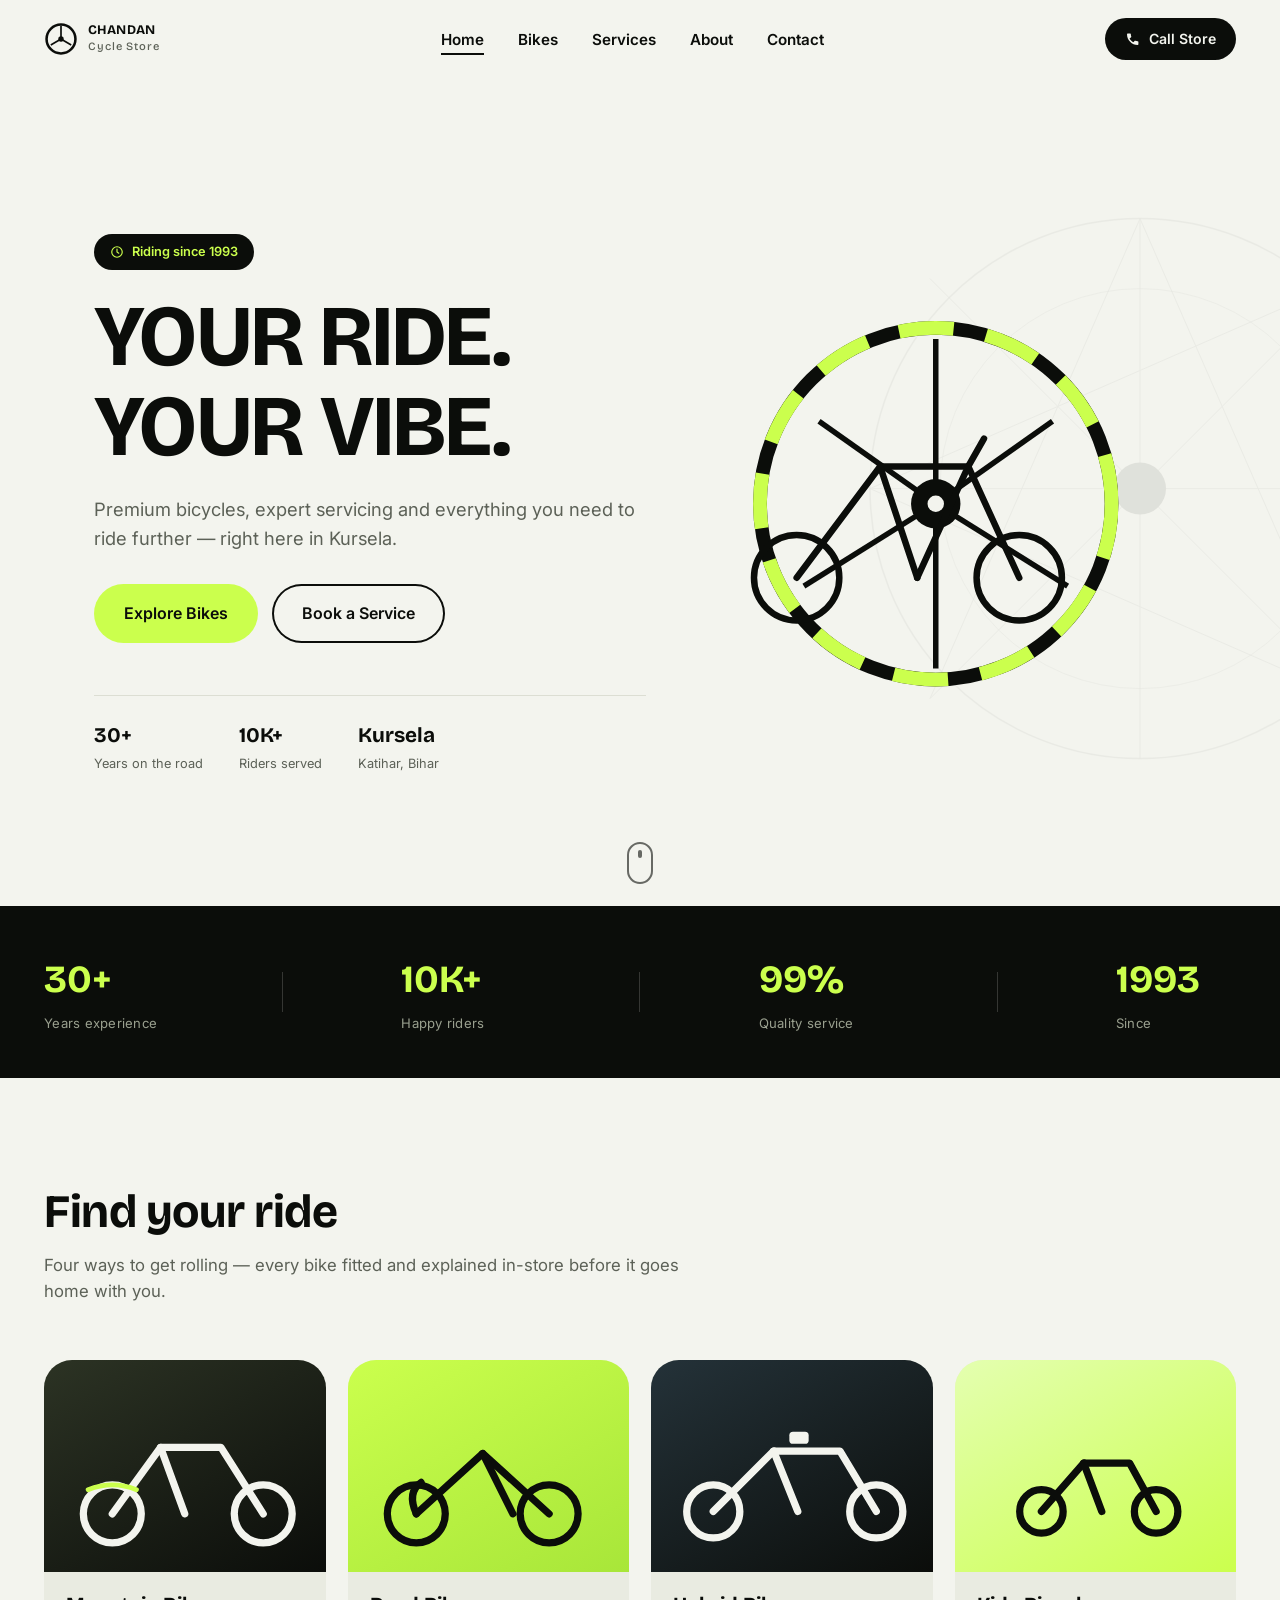
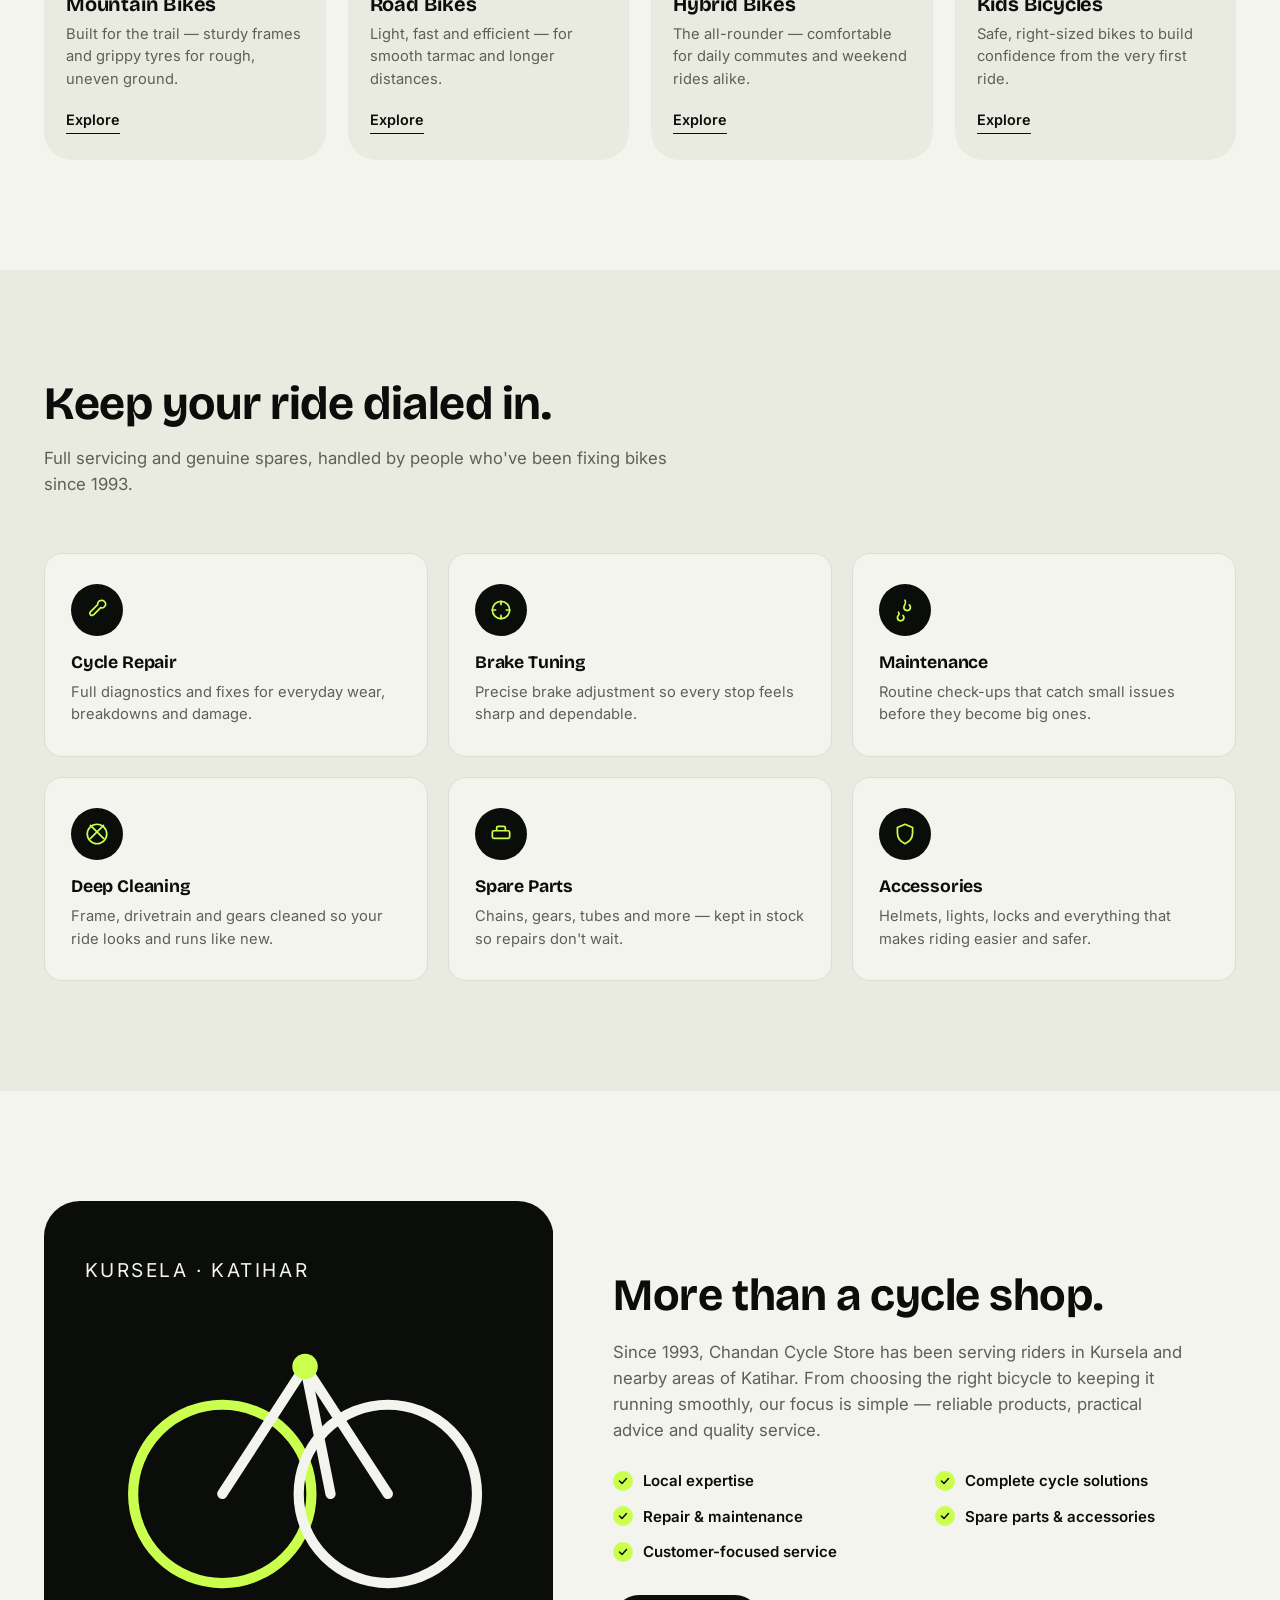
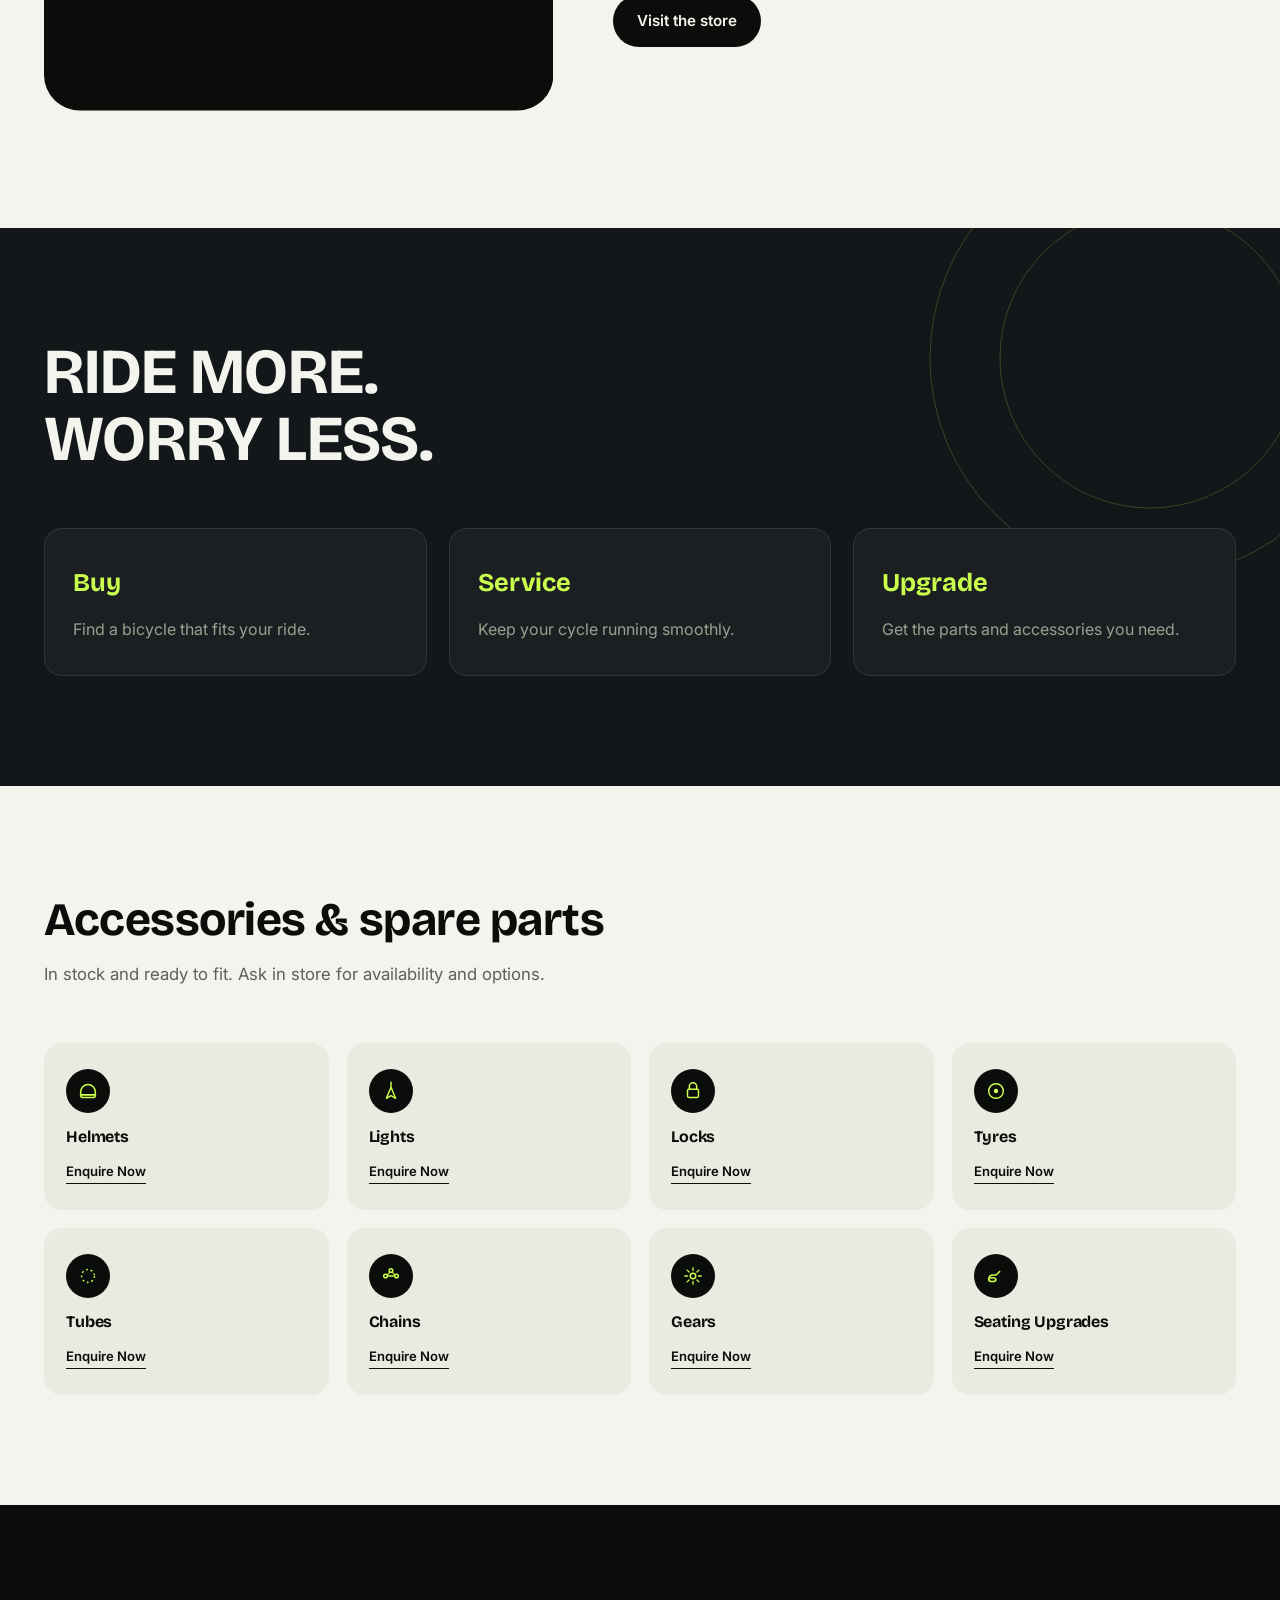
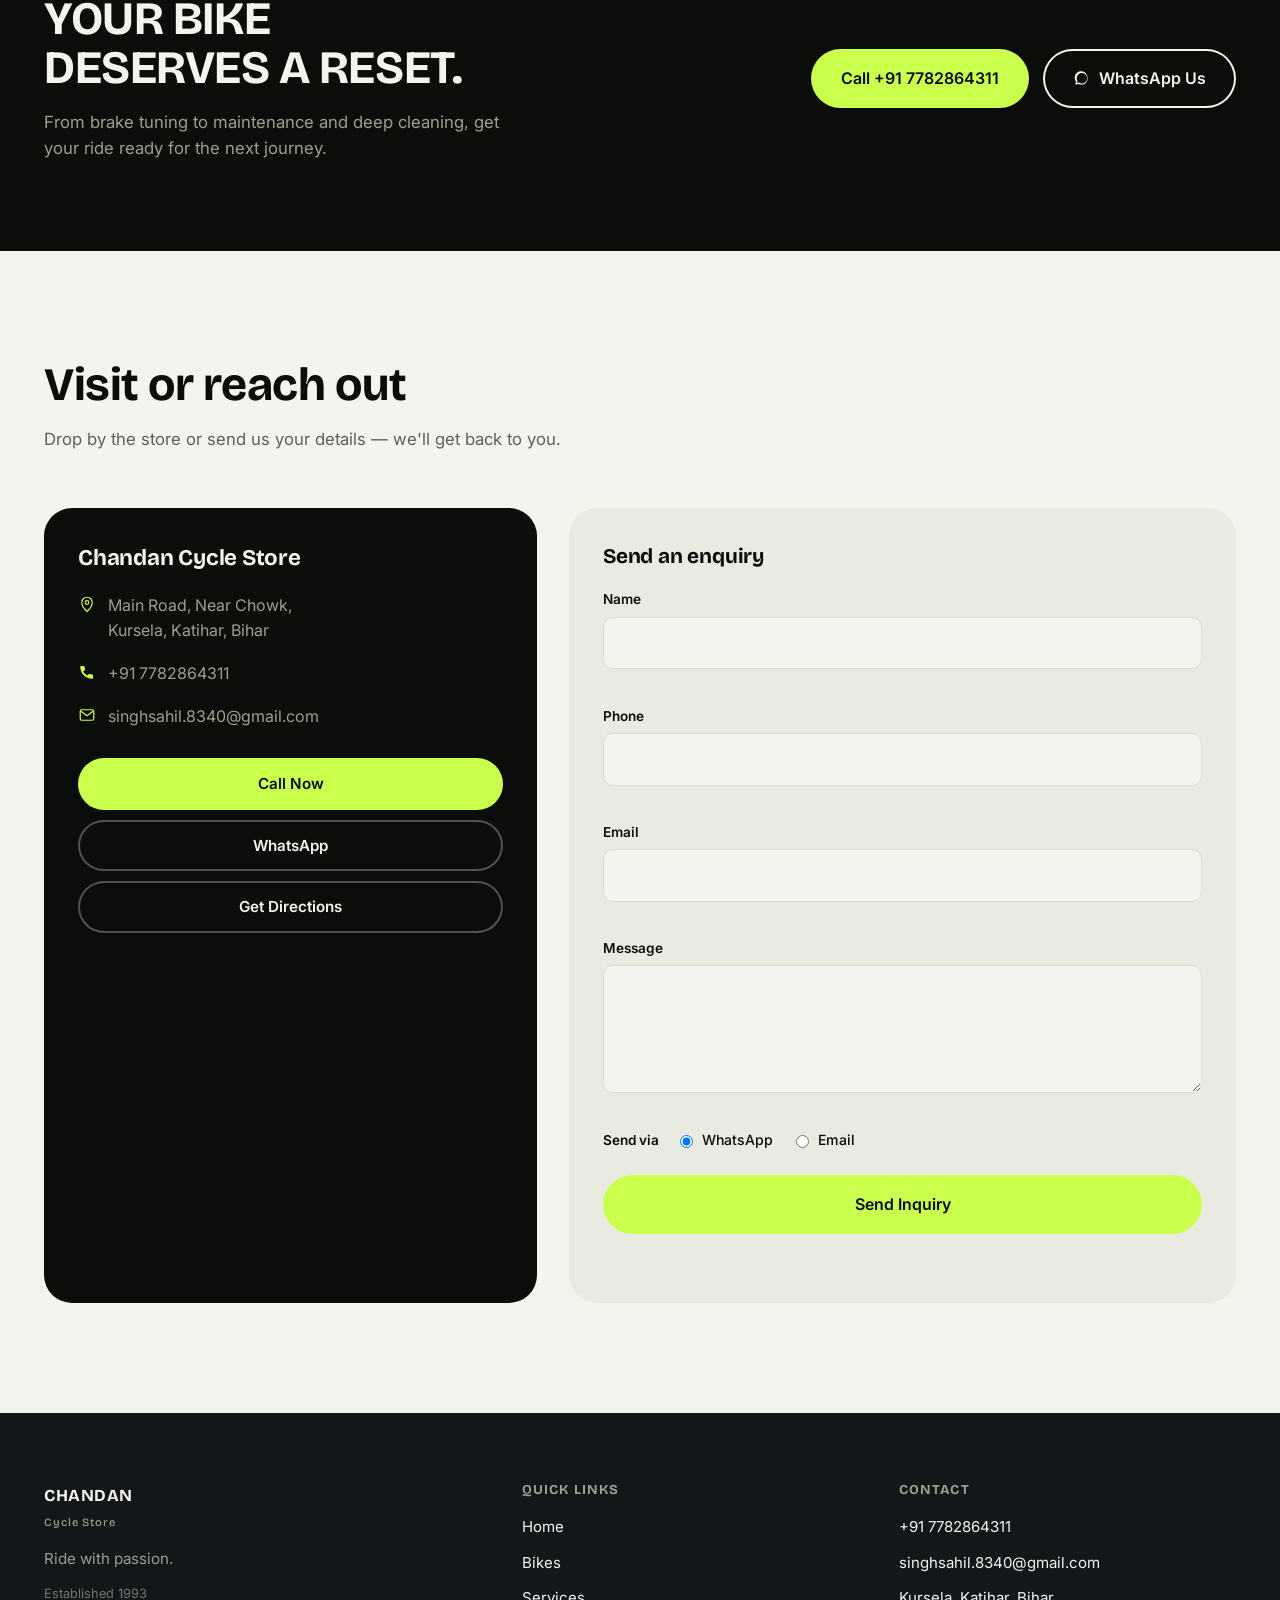
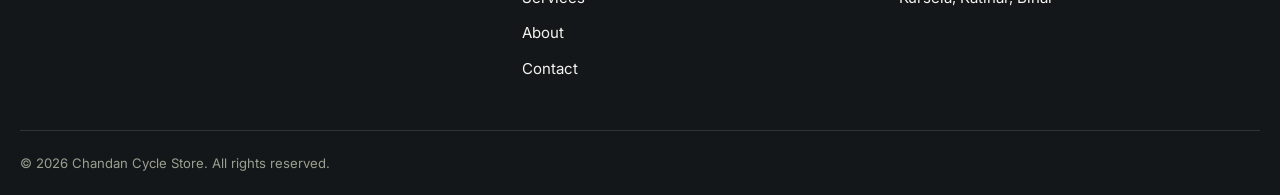
<file: index.html>
<!DOCTYPE html>
<html lang="en">

<head>
  <script>(function(w,d,s,l,i){w[l]=w[l]||[];w[l].push({'gtm.start':
new Date().getTime(),event:'gtm.js'});var f=d.getElementsByTagName(s)[0],
j=d.createElement(s),dl=l!='dataLayer'?'&l='+l:'';j.async=true;j.src=
'https://www.googletagmanager.com/gtm.js?id='+i+dl;f.parentNode.insertBefore(j,f);
})(window,document,'script','dataLayer','GTM-MGWW4RHP');</script>
<!-- End Google Tag Manager -->
 <script type="application/ld+json">
{
  "@context": "https://schema.org",
  "@type": "BikeStore",
  "name": "Chandan Cycle Store",
  "image": "https://chandancyclestore.store/assets/images/hero-bg.jpg", 
  "@id": "https://chandancyclestore.store/",
  "url": "https://chandancyclestore.store/",
  "telephone": "+917782864311",
    "email": "singhsahil.8340@gmail.com",
  "priceRange": "₹₹",
  "foundingDate": "1993",
  "address": {
    "@type": "PostalAddress",
    "streetAddress": "Main Road, Near Chowk", 
    "addressLocality": "Kursela, Katihar",
    "addressRegion": "Bihar",
    "postalCode": "854112", 
    "addressCountry": "IN"
  },
  "geo": {
    "@type": "GeoCoordinates",
    "latitude": 25.4542, 
    "longitude": 87.2514 
  },
  "openingHoursSpecification": {
    "@type": "OpeningHoursSpecification",
    "dayOfWeek": [
      "Monday",
      "Tuesday",
      "Wednesday",
      "Thursday",
      "Friday",
      "Saturday",
      "Sunday"
    ],
    "opens": "09:00",
    "closes": "20:00"
  },
  "sameAs": []
}
</script>
  <meta charset="UTF-8">
  <meta name="viewport" content="width=device-width, initial-scale=1.0">
  <title>Chandan Cycle Store | Bicycle Shop in Kursela, Katihar</title>
  <meta name="description"
    content="Chandan Cycle Store in Kursela, Katihar — bicycles, cycle repair, spare parts and accessories. Serving local riders since 1993.">
  <meta name="keywords"
    content="bicycle shop Kursela, cycle store Katihar, bike repair Kursela, mountain bike Katihar, cycle shop Bihar">
  <meta name="robots" content="index, follow">
  <link rel="canonical" href="https://www.chandancyclestore.store/">

  <!-- Open Graph -->
  <meta property="og:type" content="business.business">
  <meta property="og:title" content="Chandan Cycle Store | Bicycle Shop in Kursela, Katihar">
  <meta property="og:description"
    content="Bicycles, cycle repair, spare parts and accessories. Serving riders in Kursela and nearby Katihar since 1993.">
  <meta property="og:url" content="https://www.chandancyclestore.store/">
  <meta property="og:locale" content="en_IN">
  <meta property="og:site_name" content="Chandan Cycle Store">

  <!-- Favicon (inline SVG wheel mark, replace with /assets/images/favicon.png if preferred) -->
  <link rel="icon"
    href="data:image/svg+xml,%3Csvg xmlns='http://www.w3.org/2000/svg' viewBox='0 0 100 100'%3E%3Ccircle cx='50' cy='50' r='44' fill='none' stroke='%230b0d0a' stroke-width='10'/%3E%3Ccircle cx='50' cy='50' r='9' fill='%23cbff4d'/%3E%3C/svg%3E">

  <link rel="preconnect" href="https://fonts.googleapis.com">
  <link rel="preconnect" href="https://fonts.gstatic.com" crossorigin>
  <link
    href="https://fonts.googleapis.com/css2?family=Bricolage+Grotesque:opsz,wght@12..96,400;12..96,500;12..96,600;12..96,700;12..96,800&family=Inter:wght@400;500;600;700&display=swap"
    rel="stylesheet">

  <link rel="stylesheet" href="style.css">
</head>

<body>
<!-- Google Tag Manager (noscript) -->
<noscript><iframe src="https://www.googletagmanager.com/ns.html?id=GTM-MGWW4RHP"
height="0" width="0" style="display:none;visibility:hidden"></iframe></noscript>
<!-- End Google Tag Manager (noscript) -->
  <a class="skip-link" href="#main">Skip to main content</a>

  <!-- ============ NAVBAR ============ -->
  <header class="navbar" id="navbar">
    <div class="wrap navbar__inner">
      <a href="#home" class="logo" aria-label="Chandan Cycle Store — Home">
        <span class="logo__mark" aria-hidden="true">
          <svg viewBox="0 0 40 40" width="34" height="34">
            <circle cx="20" cy="20" r="17" fill="none" stroke="currentColor" stroke-width="3" />
            <circle cx="20" cy="20" r="3.2" fill="currentColor" />
            <line x1="20" y1="20" x2="20" y2="4.5" stroke="currentColor" stroke-width="2" />
            <line x1="20" y1="20" x2="32" y2="27" stroke="currentColor" stroke-width="2" />
            <line x1="20" y1="20" x2="8" y2="27" stroke="currentColor" stroke-width="2" />
          </svg>
        </span>
        <span class="logo__text">CHANDAN<br><em>Cycle Store</em></span>
      </a>

      <nav class="nav" id="primary-nav" aria-label="Primary">
        <ul>
          <li><a href="#home" class="nav-link" data-nav>Home</a></li>
          <li><a href="#bikes" class="nav-link" data-nav>Bikes</a></li>
          <li><a href="#services" class="nav-link" data-nav>Services</a></li>
          <li><a href="#about" class="nav-link" data-nav>About</a></li>
          <li><a href="#contact" class="nav-link" data-nav>Contact</a></li>
        </ul>
      </nav>

      <div class="navbar__actions">
        <a href="tel:+917782864311" class="btn btn--pill btn--dark navbar__cta">
          <svg viewBox="0 0 24 24" width="16" height="16" aria-hidden="true">
            <path
              d="M6.6 10.8c1.3 2.6 3.4 4.7 6 6l2-2c.3-.3.7-.4 1-.2 1.1.4 2.3.6 3.5.6.6 0 1 .4 1 1V20c0 .6-.4 1-1 1C10.3 21 3 13.7 3 4.9c0-.6.4-1 1-1h3.8c.6 0 1 .4 1 1 0 1.2.2 2.4.6 3.5.1.4 0 .8-.3 1.1l-2.5 2.3z"
              fill="currentColor" />
          </svg>
          Call Store
        </a>
        <button class="hamburger" id="hamburger" aria-label="Open menu" aria-expanded="false"
          aria-controls="mobile-menu">
          <span></span><span></span><span></span>
        </button>
      </div>
    </div>

    <!-- Mobile menu -->
    <div class="mobile-menu" id="mobile-menu">
      <nav aria-label="Mobile">
        <ul>
          <li><a href="#home" data-nav data-mobile>Home</a></li>
          <li><a href="#bikes" data-nav data-mobile>Bikes</a></li>
          <li><a href="#services" data-nav data-mobile>Services</a></li>
          <li><a href="#about" data-nav data-mobile>About</a></li>
          <li><a href="#contact" data-nav data-mobile>Contact</a></li>
        </ul>
      </nav>
      <a href="tel:+917782864311" class="btn btn--pill btn--lime mobile-menu__cta">Call +91 77828 64311</a>
    </div>
  </header>

  <main id="main">

    <!-- ============ HERO ============ -->
    <section class="hero" id="home">
      <div class="hero__spokes" aria-hidden="true">
        <svg viewBox="0 0 600 600" width="600" height="600">
          <circle cx="300" cy="300" r="270" fill="none" stroke="currentColor" stroke-width="1.5" opacity="0.5" />
          <circle cx="300" cy="300" r="200" fill="none" stroke="currentColor" stroke-width="1" opacity="0.35" />
          <g stroke="currentColor" stroke-width="1" opacity="0.45">
            <line x1="300" y1="30" x2="300" y2="570" />
            <line x1="30" y1="300" x2="570" y2="300" />
            <line x1="90" y1="90" x2="510" y2="510" />
            <line x1="510" y1="90" x2="90" y2="510" />
            <line x1="300" y1="30" x2="510" y2="510" />
            <line x1="300" y1="30" x2="90" y2="510" />
            <line x1="30" y1="300" x2="510" y2="90" />
            <line x1="30" y1="300" x2="510" y2="510" />
          </g>
          <circle cx="300" cy="300" r="26" fill="currentColor" />
        </svg>
      </div>

      <div class="wrap hero__inner">
        <div class="hero__copy">
          <span class="badge fade-up" style="--d:0s">
            <svg viewBox="0 0 24 24" width="14" height="14" aria-hidden="true">
              <circle cx="12" cy="12" r="9" fill="none" stroke="currentColor" stroke-width="2" />
              <path d="M12 7v5l3 2" stroke="currentColor" stroke-width="2" fill="none" stroke-linecap="round" />
            </svg>
            Riding since 1993
          </span>

          <h1 class="hero__title fade-up" style="--d:.08s">Your ride.<br>Your vibe.</h1>

          <p class="hero__sub fade-up" style="--d:.16s">
            Premium bicycles, expert servicing and everything you need to ride
            further — right here in Kursela.
          </p>

          <div class="hero__actions fade-up" style="--d:.24s">
            <a href="#bikes" class="btn btn--lg btn--lime">Explore Bikes</a>
            <a href="#contact" class="btn btn--lg btn--outline">Book a Service</a>
          </div>

          <div class="hero__meta fade-up" style="--d:.32s">
            <div><strong>30+</strong><span>Years on the road</span></div>
            <div><strong>10K+</strong><span>Riders served</span></div>
            <div><strong>Kursela</strong><span>Katihar, Bihar</span></div>
          </div>
        </div>

        <div class="hero__visual" aria-hidden="true">
          <div class="hero__ring hero__ring--spin">
            <svg viewBox="0 0 320 320" width="100%" height="100%">
              <circle cx="160" cy="160" r="128" fill="none" stroke="#0b0d0a" stroke-width="10" />
              <circle cx="160" cy="160" r="128" fill="none" stroke="#cbff4d" stroke-width="10"
                stroke-dasharray="40 24" />
              <g stroke="#0b0d0a" stroke-width="4">
                <line x1="160" y1="160" x2="160" y2="40" />
                <line x1="160" y1="160" x2="256" y2="220" />
                <line x1="160" y1="160" x2="64" y2="220" />
                <line x1="160" y1="160" x2="160" y2="280" />
                <line x1="160" y1="160" x2="245" y2="100" />
                <line x1="160" y1="160" x2="75" y2="100" />
              </g>
              <circle cx="160" cy="160" r="18" fill="#0b0d0a" />
              <circle cx="160" cy="160" r="6" fill="#f3f4ee" />
            </svg>
          </div>
          <svg class="hero__frame" viewBox="0 0 420 260" width="100%">
            <path d="M60 210 L150 90 L245 90 L300 210" fill="none" stroke="#0b0d0a" stroke-width="7"
              stroke-linecap="round" stroke-linejoin="round" />
            <path d="M150 90 L190 210" fill="none" stroke="#0b0d0a" stroke-width="7" stroke-linecap="round" />
            <path d="M190 210 L245 90" fill="none" stroke="#0b0d0a" stroke-width="7" stroke-linecap="round" />
            <path d="M245 90 L262 60" fill="none" stroke="#0b0d0a" stroke-width="7" stroke-linecap="round" />
            <circle cx="60" cy="210" r="46" fill="none" stroke="#0b0d0a" stroke-width="7" />
            <circle cx="300" cy="210" r="46" fill="none" stroke="#0b0d0a" stroke-width="7" />
          </svg>
        </div>
      </div>

      <a href="#stats" class="hero__scroll" aria-label="Scroll to explore">
        <span></span>
      </a>
    </section>

    <!-- ============ STATS / TRUST ============ -->
    <section class="stats" id="stats">
      <div class="wrap stats__inner">
        <div class="stat" data-count="30" data-suffix="+">
          <span class="stat__num"><span class="stat__value">0</span><span class="stat__suffix">+</span></span>
          <span class="stat__label">Years experience</span>
        </div>
        <div class="stat__divider" aria-hidden="true"></div>
        <div class="stat" data-count="10" data-suffix="K+">
          <span class="stat__num"><span class="stat__value">0</span><span class="stat__suffix">K+</span></span>
          <span class="stat__label">Happy riders</span>
        </div>
        <div class="stat__divider" aria-hidden="true"></div>
        <div class="stat" data-count="100" data-suffix="%">
          <span class="stat__num"><span class="stat__value">0</span><span class="stat__suffix">%</span></span>
          <span class="stat__label">Quality service</span>
        </div>
        <div class="stat__divider" aria-hidden="true"></div>
        <div class="stat stat--static">
          <span class="stat__num">1993</span>
          <span class="stat__label">Since</span>
        </div>
      </div>
    </section>

    <!-- ============ CATEGORIES ============ -->
    <section class="section" id="bikes">
      <div class="wrap">
        <div class="section__head reveal">
          <h2>Find your ride</h2>
          <p>Four ways to get rolling — every bike fitted and explained in-store before it goes home with you.</p>
        </div>

        <div class="cat-grid">
          <article class="cat-card reveal" style="--d:0s">
            <div class="cat-card__media cat-card__media--a">
              <svg viewBox="0 0 200 140" width="100%">
                <path d="M40 110 L80 55 L130 55 L165 110" fill="none" stroke="#f3f4ee" stroke-width="6"
                  stroke-linecap="round" stroke-linejoin="round" />
                <path d="M80 55 L100 110" stroke="#f3f4ee" stroke-width="6" fill="none" stroke-linecap="round" />
                <circle cx="40" cy="110" r="24" fill="none" stroke="#f3f4ee" stroke-width="6" />
                <circle cx="165" cy="110" r="24" fill="none" stroke="#f3f4ee" stroke-width="6" />
                <path d="M20 90 q20 -8 40 0" stroke="#cbff4d" stroke-width="4" fill="none" stroke-linecap="round" />
              </svg>
            </div>
            <div class="cat-card__body">
              <h3>Mountain Bikes</h3>
              <p>Built for the trail — sturdy frames and grippy tyres for rough, uneven ground.</p>
              <a href="#contact" class="link-arrow">Explore</a>
            </div>
          </article>

          <article class="cat-card reveal" style="--d:.08s">
            <div class="cat-card__media cat-card__media--b">
              <svg viewBox="0 0 200 140" width="100%">
                <path d="M40 110 L95 60 L150 110" fill="none" stroke="#0b0d0a" stroke-width="6" stroke-linecap="round"
                  stroke-linejoin="round" />
                <path d="M95 60 L120 110" stroke="#0b0d0a" stroke-width="6" fill="none" stroke-linecap="round" />
                <path d="M40 110 q-8 -18 4 -26" stroke="#0b0d0a" stroke-width="6" fill="none" stroke-linecap="round" />
                <circle cx="40" cy="110" r="24" fill="none" stroke="#0b0d0a" stroke-width="6" />
                <circle cx="150" cy="110" r="24" fill="none" stroke="#0b0d0a" stroke-width="6" />
              </svg>
            </div>
            <div class="cat-card__body">
              <h3>Road Bikes</h3>
              <p>Light, fast and efficient — for smooth tarmac and longer distances.</p>
              <a href="#contact" class="link-arrow">Explore</a>
            </div>
          </article>

          <article class="cat-card reveal" style="--d:.16s">
            <div class="cat-card__media cat-card__media--c">
              <svg viewBox="0 0 200 140" width="100%">
                <path d="M35 108 L85 58 L140 58 L170 108" fill="none" stroke="#f3f4ee" stroke-width="6"
                  stroke-linecap="round" stroke-linejoin="round" />
                <path d="M85 58 L105 108" stroke="#f3f4ee" stroke-width="6" fill="none" stroke-linecap="round" />
                <rect x="98" y="42" width="16" height="10" rx="3" fill="#f3f4ee" />
                <circle cx="35" cy="108" r="22" fill="none" stroke="#f3f4ee" stroke-width="6" />
                <circle cx="170" cy="108" r="22" fill="none" stroke="#f3f4ee" stroke-width="6" />
              </svg>
            </div>
            <div class="cat-card__body">
              <h3>Hybrid Bikes</h3>
              <p>The all-rounder — comfortable for daily commutes and weekend rides alike.</p>
              <a href="#contact" class="link-arrow">Explore</a>
            </div>
          </article>

          <article class="cat-card reveal" style="--d:.24s">
            <div class="cat-card__media cat-card__media--d">
              <svg viewBox="0 0 200 140" width="100%">
                <path d="M55 108 L90 68 L128 68 L150 108" fill="none" stroke="#0b0d0a" stroke-width="6"
                  stroke-linecap="round" stroke-linejoin="round" />
                <path d="M90 68 L105 108" stroke="#0b0d0a" stroke-width="6" fill="none" stroke-linecap="round" />
                <circle cx="55" cy="108" r="18" fill="none" stroke="#0b0d0a" stroke-width="6" />
                <circle cx="150" cy="108" r="18" fill="none" stroke="#0b0d0a" stroke-width="6" />
              </svg>
            </div>
            <div class="cat-card__body">
              <h3>Kids Bicycles</h3>
              <p>Safe, right-sized bikes to build confidence from the very first ride.</p>
              <a href="#contact" class="link-arrow">Explore</a>
            </div>
          </article>
        </div>
      </div>
    </section>

    <!-- ============ SERVICES ============ -->
    <section class="section section--tint" id="services">
      <div class="wrap">
        <div class="section__head reveal">
          <h2>Keep your ride dialed in.</h2>
          <p>Full servicing and genuine spares, handled by people who've been fixing bikes since 1993.</p>
        </div>

        <div class="svc-grid">
          <div class="svc-card reveal" style="--d:0s">
            <span class="svc-card__icon" aria-hidden="true">
              <svg viewBox="0 0 24 24" width="26" height="26">
                <path d="M20 6.5a3.5 3.5 0 0 1-4.6 3.3L9 16.2a2 2 0 1 1-2.8-2.8l6.4-6.4A3.5 3.5 0 1 1 20 6.5z"
                  fill="none" stroke="currentColor" stroke-width="1.6" stroke-linejoin="round" />
              </svg>
            </span>
            <h3>Cycle Repair</h3>
            <p>Full diagnostics and fixes for everyday wear, breakdowns and damage.</p>
          </div>

          <div class="svc-card reveal" style="--d:.06s">
            <span class="svc-card__icon" aria-hidden="true">
              <svg viewBox="0 0 24 24" width="26" height="26">
                <circle cx="12" cy="12" r="8" fill="none" stroke="currentColor" stroke-width="1.6" />
                <path d="M12 4v3M12 17v3M4 12h3M17 12h3" stroke="currentColor" stroke-width="1.6"
                  stroke-linecap="round" />
              </svg>
            </span>
            <h3>Brake Tuning</h3>
            <p>Precise brake adjustment so every stop feels sharp and dependable.</p>
          </div>

          <div class="svc-card reveal" style="--d:.12s">
            <span class="svc-card__icon" aria-hidden="true">
              <svg viewBox="0 0 24 24" width="26" height="26">
                <path d="M12 3c2 3-1 4-1 6.5a3 3 0 1 0 6 0c0-1-.4-1.7-1-2.3" fill="none" stroke="currentColor"
                  stroke-width="1.6" stroke-linecap="round" stroke-linejoin="round" />
                <path d="M6 14c2 2.5-1 3-1 5a3 3 0 1 0 6 0c0-.8-.3-1.4-.8-1.9" fill="none" stroke="currentColor"
                  stroke-width="1.6" stroke-linecap="round" stroke-linejoin="round" />
              </svg>
            </span>
            <h3>Maintenance</h3>
            <p>Routine check-ups that catch small issues before they become big ones.</p>
          </div>

          <div class="svc-card reveal" style="--d:.18s">
            <span class="svc-card__icon" aria-hidden="true">
              <svg viewBox="0 0 24 24" width="26" height="26">
                <path d="M6 4l12 12M6 16L18 4" stroke="currentColor" stroke-width="1.6" stroke-linecap="round" />
                <circle cx="12" cy="12" r="9" fill="none" stroke="currentColor" stroke-width="1.6" />
              </svg>
            </span>
            <h3>Deep Cleaning</h3>
            <p>Frame, drivetrain and gears cleaned so your ride looks and runs like new.</p>
          </div>

          <div class="svc-card reveal" style="--d:.24s">
            <span class="svc-card__icon" aria-hidden="true">
              <svg viewBox="0 0 24 24" width="26" height="26">
                <rect x="4" y="9" width="16" height="7" rx="1.5" fill="none" stroke="currentColor" stroke-width="1.6" />
                <path d="M8 9V6.5A1.5 1.5 0 0 1 9.5 5h5A1.5 1.5 0 0 1 16 6.5V9" stroke="currentColor" stroke-width="1.6"
                  fill="none" />
              </svg>
            </span>
            <h3>Spare Parts</h3>
            <p>Chains, gears, tubes and more — kept in stock so repairs don't wait.</p>
          </div>

          <div class="svc-card reveal" style="--d:.3s">
            <span class="svc-card__icon" aria-hidden="true">
              <svg viewBox="0 0 24 24" width="26" height="26">
                <path d="M12 3l7 3v5c0 5-3 8-7 10-4-2-7-5-7-10V6l7-3z" fill="none" stroke="currentColor"
                  stroke-width="1.6" stroke-linejoin="round" />
              </svg>
            </span>
            <h3>Accessories</h3>
            <p>Helmets, lights, locks and everything that makes riding easier and safer.</p>
          </div>
        </div>
      </div>
    </section>

    <!-- ============ WHY CHANDAN CYCLE STORE ============ -->
    <section class="section why" id="about">
      <div class="wrap why__inner">
        <div class="why__visual reveal" aria-hidden="true">
          <svg viewBox="0 0 400 400" width="100%">
            <rect x="0" y="0" width="400" height="400" rx="28" fill="#0b0d0a" />
            <circle cx="140" cy="230" r="70" fill="none" stroke="#cbff4d" stroke-width="8" />
            <circle cx="270" cy="230" r="70" fill="none" stroke="#f3f4ee" stroke-width="8" />
            <path d="M140 230 L205 130 L270 230" fill="none" stroke="#f3f4ee" stroke-width="8" stroke-linecap="round"
              stroke-linejoin="round" />
            <path d="M205 130 L225 230" stroke="#f3f4ee" stroke-width="8" fill="none" stroke-linecap="round" />
            <circle cx="205" cy="130" r="10" fill="#cbff4d" />
            <text x="32" y="60" fill="#f3f4ee" font-family="Inter, sans-serif" font-size="15" letter-spacing="2">KURSELA
              · KATIHAR</text>
          </svg>
        </div>

        <div class="why__copy reveal" style="--d:.1s">
          <h2>More than a cycle shop.</h2>
          <p>
            Since 1993, Chandan Cycle Store has been serving riders in Kursela
            and nearby areas of Katihar. From choosing the right bicycle to
            keeping it running smoothly, our focus is simple — reliable
            products, practical advice and quality service.
          </p>

          <ul class="check-list">
            <li>Local expertise</li>
            <li>Complete cycle solutions</li>
            <li>Repair &amp; maintenance</li>
            <li>Spare parts &amp; accessories</li>
            <li>Customer-focused service</li>
          </ul>

          <a href="#contact" class="btn btn--dark">Visit the store</a>
        </div>
      </div>
    </section>

    <!-- ============ CYCLING EXPERIENCE ============ -->
    <section class="experience">
      <div class="experience__spokes" aria-hidden="true">
        <svg viewBox="0 0 500 500" width="500">
          <circle cx="250" cy="250" r="220" fill="none" stroke="#cbff4d" stroke-width="1" opacity=".2" />
          <circle cx="250" cy="250" r="150" fill="none" stroke="#cbff4d" stroke-width="1" opacity=".2" />
        </svg>
      </div>
      <div class="wrap">
        <h2 class="experience__title reveal">Ride more.<br>Worry less.</h2>

        <div class="exp-grid">
          <div class="exp-card reveal" style="--d:0s">
            <span class="exp-card__tag">Buy</span>
            <p>Find a bicycle that fits your ride.</p>
          </div>
          <div class="exp-card reveal" style="--d:.08s">
            <span class="exp-card__tag">Service</span>
            <p>Keep your cycle running smoothly.</p>
          </div>
          <div class="exp-card reveal" style="--d:.16s">
            <span class="exp-card__tag">Upgrade</span>
            <p>Get the parts and accessories you need.</p>
          </div>
        </div>
      </div>
    </section>

    <!-- ============ ACCESSORIES / SPARE PARTS ============ -->
    <section class="section" id="accessories">
      <div class="wrap">
        <div class="section__head reveal">
          <h2>Accessories &amp; spare parts</h2>
          <p>In stock and ready to fit. Ask in store for availability and options.</p>
        </div>

        <div class="acc-grid">
          <div class="acc-card reveal" style="--d:0s"><span class="acc-card__icon"><svg viewBox="0 0 24 24" width="22"
                height="22">
                <path d="M4 13a8 8 0 0 1 16 0v3H4z" fill="none" stroke="currentColor" stroke-width="1.6" />
                <path d="M4 16h16v1a2 2 0 0 1-2 2H6a2 2 0 0 1-2-2z" fill="none" stroke="currentColor"
                  stroke-width="1.6" />
              </svg></span>
            <h3>Helmets</h3><a href="#contact" class="link-arrow link-arrow--sm">Enquire Now</a>
          </div>
          <div class="acc-card reveal" style="--d:.05s"><span class="acc-card__icon"><svg viewBox="0 0 24 24" width="22"
                height="22">
                <path d="M12 2v6M12 8l5 12-5-3-5 3z" fill="none" stroke="currentColor" stroke-width="1.6"
                  stroke-linejoin="round" />
              </svg></span>
            <h3>Lights</h3><a href="#contact" class="link-arrow link-arrow--sm">Enquire Now</a>
          </div>
          <div class="acc-card reveal" style="--d:.1s"><span class="acc-card__icon"><svg viewBox="0 0 24 24" width="22"
                height="22">
                <rect x="6" y="10" width="12" height="9" rx="1.5" fill="none" stroke="currentColor"
                  stroke-width="1.6" />
                <path d="M8 10V7a4 4 0 0 1 8 0v3" fill="none" stroke="currentColor" stroke-width="1.6" />
              </svg></span>
            <h3>Locks</h3><a href="#contact" class="link-arrow link-arrow--sm">Enquire Now</a>
          </div>
          <div class="acc-card reveal" style="--d:.15s"><span class="acc-card__icon"><svg viewBox="0 0 24 24" width="22"
                height="22">
                <circle cx="12" cy="12" r="8" fill="none" stroke="currentColor" stroke-width="1.6" />
                <circle cx="12" cy="12" r="2.4" fill="currentColor" />
              </svg></span>
            <h3>Tyres</h3><a href="#contact" class="link-arrow link-arrow--sm">Enquire Now</a>
          </div>
          <div class="acc-card reveal" style="--d:.2s"><span class="acc-card__icon"><svg viewBox="0 0 24 24" width="22"
                height="22">
                <circle cx="12" cy="12" r="7" fill="none" stroke="currentColor" stroke-width="1.6"
                  stroke-dasharray="2 3" />
              </svg></span>
            <h3>Tubes</h3><a href="#contact" class="link-arrow link-arrow--sm">Enquire Now</a>
          </div>
          <div class="acc-card reveal" style="--d:.25s"><span class="acc-card__icon"><svg viewBox="0 0 24 24" width="22"
                height="22">
                <circle cx="6" cy="12" r="2" fill="none" stroke="currentColor" stroke-width="1.6" />
                <circle cx="18" cy="12" r="2" fill="none" stroke="currentColor" stroke-width="1.6" />
                <circle cx="12" cy="6" r="2" fill="none" stroke="currentColor" stroke-width="1.6" />
                <path d="M7.6 11L11 7.5M13 7.5l3.4 3.5M8 12h8" stroke="currentColor" stroke-width="1.4" fill="none" />
              </svg></span>
            <h3>Chains</h3><a href="#contact" class="link-arrow link-arrow--sm">Enquire Now</a>
          </div>
          <div class="acc-card reveal" style="--d:.3s"><span class="acc-card__icon"><svg viewBox="0 0 24 24" width="22"
                height="22">
                <circle cx="12" cy="12" r="3" fill="none" stroke="currentColor" stroke-width="1.6" />
                <path
                  d="M12 3v3M12 18v3M3 12h3M18 12h3M5.6 5.6l2.1 2.1M16.3 16.3l2.1 2.1M18.4 5.6l-2.1 2.1M7.7 16.3l-2.1 2.1"
                  stroke="currentColor" stroke-width="1.4" stroke-linecap="round" />
              </svg></span>
            <h3>Gears</h3><a href="#contact" class="link-arrow link-arrow--sm">Enquire Now</a>
          </div>
          <div class="acc-card reveal" style="--d:.35s"><span class="acc-card__icon"><svg viewBox="0 0 24 24" width="22"
                height="22">
                <path d="M4 16c0-3 2-5 5-5h3l4-4" fill="none" stroke="currentColor" stroke-width="1.6"
                  stroke-linecap="round" />
                <ellipse cx="8" cy="16" rx="4" ry="2" fill="none" stroke="currentColor" stroke-width="1.6" />
              </svg></span>
            <h3>Seating Upgrades</h3><a href="#contact" class="link-arrow link-arrow--sm">Enquire Now</a>
          </div>
        </div>
      </div>
    </section>

    <!-- ============ REPAIR CTA ============ -->
    <section class="repair-cta">
      <div class="wrap repair-cta__inner">
        <div class="repair-cta__copy reveal">
          <h2>Your bike deserves a reset.</h2>
          <p>From brake tuning to maintenance and deep cleaning, get your ride ready for the next journey.</p>
        </div>
        <div class="repair-cta__actions reveal" style="--d:.1s">
          <a href="tel:+917782864311" class="btn btn--lg btn--lime">Call +91 7782864311</a>
          <a href="https://wa.me/917782864311?text=Hi%20Chandan%20Cycle%20Store%2C%20I%27d%20like%20to%20book%20a%20cycle%20service."
            target="_blank" rel="noopener" class="btn btn--lg btn--outline-light">
            <svg viewBox="0 0 24 24" width="18" height="18" aria-hidden="true">
              <path
                d="M17.6 6.3A8.4 8.4 0 0 0 4 16.7L3 21l4.4-1.1a8.4 8.4 0 0 0 12.2-7.5c0-2.3-.9-4.4-2-5.9zM12 19.3a7 7 0 0 1-3.6-1l-.3-.2-2.7.7.7-2.6-.2-.3A7 7 0 1 1 12 19.3z"
                fill="currentColor" />
              <path
                d="M15.6 13.4c-.2-.1-1.3-.6-1.5-.7-.2-.1-.3-.1-.5.1-.1.2-.5.7-.6.8-.1.1-.2.1-.4 0-.2-.1-.9-.3-1.7-1-.6-.6-1-1.3-1.2-1.5-.1-.2 0-.3.1-.4l.3-.4c.1-.1.1-.2.2-.4 0-.1 0-.3 0-.4 0-.1-.5-1.2-.7-1.6-.2-.4-.4-.4-.5-.4h-.4c-.1 0-.4 0-.6.3-.2.2-.8.8-.8 1.9 0 1.1.8 2.2.9 2.4.1.1 1.6 2.5 4 3.5.6.2 1 .4 1.3.5.6.2 1.1.2 1.5.1.5-.1 1.3-.5 1.5-1 .2-.5.2-.9.1-1-.1-.1-.2-.1-.4-.2z"
                fill="#0b0d0a" opacity=".001" />
            </svg>
            WhatsApp Us
          </a>
        </div>
      </div>
    </section>

    <!-- ============ CONTACT ============ -->
    <section class="section" id="contact">
      <div class="wrap">
        <div class="section__head reveal">
          <h2>Visit or reach out</h2>
          <p>Drop by the store or send us your details — we'll get back to you.</p>
        </div>

        <div class="contact-grid">
          <div class="contact-card reveal">
            <h3>Chandan Cycle Store</h3>
            <ul class="contact-list">
              <li>
                <svg viewBox="0 0 24 24" width="18" height="18" aria-hidden="true">
                  <path d="M12 22s7-6.3 7-12a7 7 0 1 0-14 0c0 5.7 7 12 7 12z" fill="none" stroke="currentColor"
                    stroke-width="1.6" />
                  <circle cx="12" cy="10" r="2.4" fill="none" stroke="currentColor" stroke-width="1.6" />
                </svg>
                <span>Main Road, Near Chowk,<br>Kursela, Katihar, Bihar</span>
              </li>
              <li>
                <svg viewBox="0 0 24 24" width="18" height="18" aria-hidden="true">
                  <path
                    d="M6.6 10.8c1.3 2.6 3.4 4.7 6 6l2-2c.3-.3.7-.4 1-.2 1.1.4 2.3.6 3.5.6.6 0 1 .4 1 1V20c0 .6-.4 1-1 1C10.3 21 3 13.7 3 4.9c0-.6.4-1 1-1h3.8c.6 0 1 .4 1 1 0 1.2.2 2.4.6 3.5.1.4 0 .8-.3 1.1l-2.5 2.3z"
                    fill="currentColor" />
                </svg>
                <a href="tel:+917782864311">+91 7782864311</a>
              </li>
              <li>
                <svg viewBox="0 0 24 24" width="18" height="18" aria-hidden="true">
                  <rect x="3" y="5" width="18" height="14" rx="2" fill="none" stroke="currentColor"
                    stroke-width="1.6" />
                  <path d="M4 7l8 6 8-6" fill="none" stroke="currentColor" stroke-width="1.6" />
                </svg>
                <a href="mailto:singhsahil.8340@gmail.com">singhsahil.8340@gmail.com</a>
              </li>
            </ul>

            <div class="contact-card__actions">
              <a href="tel:+917782864311" class="btn btn--lime">Call Now</a>
              <a href="https://wa.me/917782864311?text=Hi%20Chandan%20Cycle%20Store%2C%20I%20have%20an%20enquiry."
                target="_blank" rel="noopener" class="btn btn--outline-dark">WhatsApp</a>
              <a href="https://www.google.com/maps/search/?api=1&query=Chandan+Cycle+Store%2C+Main+Road%2C+Near+Chowk%2C+Kursela%2C+Katihar%2C+Bihar"
                target="_blank" rel="noopener" class="btn btn--outline-dark">Get Directions</a>
            </div>
          </div>

          <form class="contact-form reveal" id="enquiry-form" style="--d:.1s" novalidate>
            <h3>Send an enquiry</h3>

            <div class="field">
              <label for="f-name">Name</label>
              <input type="text" id="f-name" name="name" autocomplete="name" required>
              <span class="field__error" id="err-name" role="alert"></span>
            </div>

            <div class="field">
              <label for="f-phone">Phone</label>
              <input type="tel" id="f-phone" name="phone" autocomplete="tel" required>
              <span class="field__error" id="err-phone" role="alert"></span>
            </div>

            <div class="field">
              <label for="f-email">Email</label>
              <input type="email" id="f-email" name="email" autocomplete="email">
              <span class="field__error" id="err-email" role="alert"></span>
            </div>

            <div class="field">
              <label for="f-message">Message</label>
              <textarea id="f-message" name="message" rows="4" required></textarea>
              <span class="field__error" id="err-message" role="alert"></span>
            </div>

            <div class="field field--choice">
              <span class="field__label-static">Send via</span>
              <div class="radio-group">
                <label><input type="radio" name="channel" value="whatsapp" checked> WhatsApp</label>
                <label><input type="radio" name="channel" value="email"> Email</label>
              </div>
            </div>

            <button type="submit" class="btn btn--lg btn--lime btn--block">Send Inquiry</button>

            <p class="form-status" id="form-status" role="status" aria-live="polite"></p>
          </form>
        </div>
      </div>
    </section>

  </main>

  <!-- ============ FOOTER ============ -->
  <footer class="footer">
    <div class="wrap footer__inner">
      <div class="footer__brand">
        <span class="logo__text logo__text--light">CHANDAN<br><em>Cycle Store</em></span>
        <p>Ride with passion.</p>
        <p class="footer__since">Established 1993</p>
      </div>

      <div class="footer__col">
        <h4>Quick Links</h4>
        <ul>
          <li><a href="#home">Home</a></li>
          <li><a href="#bikes">Bikes</a></li>
          <li><a href="#services">Services</a></li>
          <li><a href="#about">About</a></li>
          <li><a href="#contact">Contact</a></li>
        </ul>
      </div>

      <div class="footer__col">
        <h4>Contact</h4>
        <ul>
          <li><a href="tel:+917782864311">+91 7782864311</a></li>
          <li><a href="mailto:singhsahil.8340@gmail.com">singhsahil.8340@gmail.com</a></li>
          <li>Kursela, Katihar, Bihar</li>
        </ul>
      </div>
    </div>

    <div class="wrap footer__bottom">
      <p>&copy; 2026 Chandan Cycle Store. All rights reserved.</p>
    </div>
  </footer>

  <button class="back-to-top" id="back-to-top" aria-label="Back to top">
    <svg viewBox="0 0 24 24" width="20" height="20">
      <path d="M12 19V5M5 12l7-7 7 7" fill="none" stroke="currentColor" stroke-width="2.2" stroke-linecap="round"
        stroke-linejoin="round" />
    </svg>
  </button>

  <script src="script.js"></script>
</body>

</html>
</file>
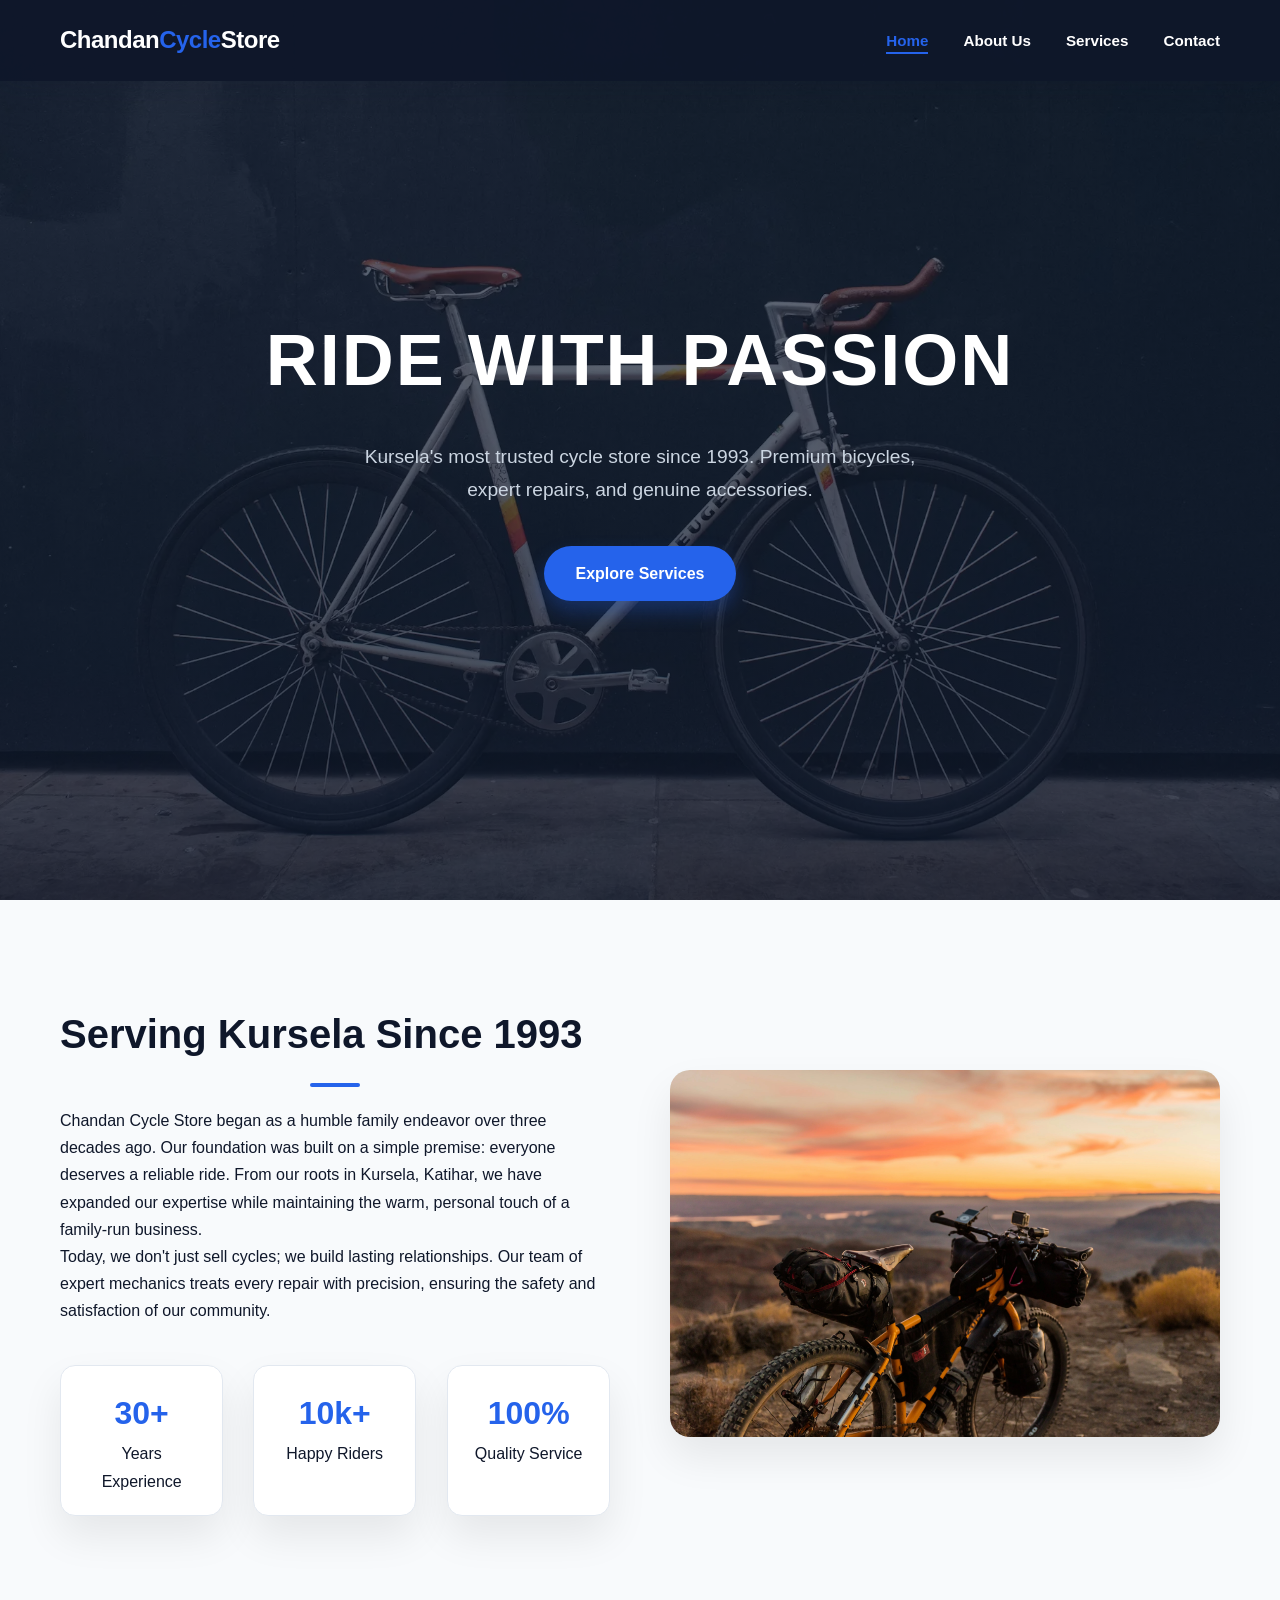
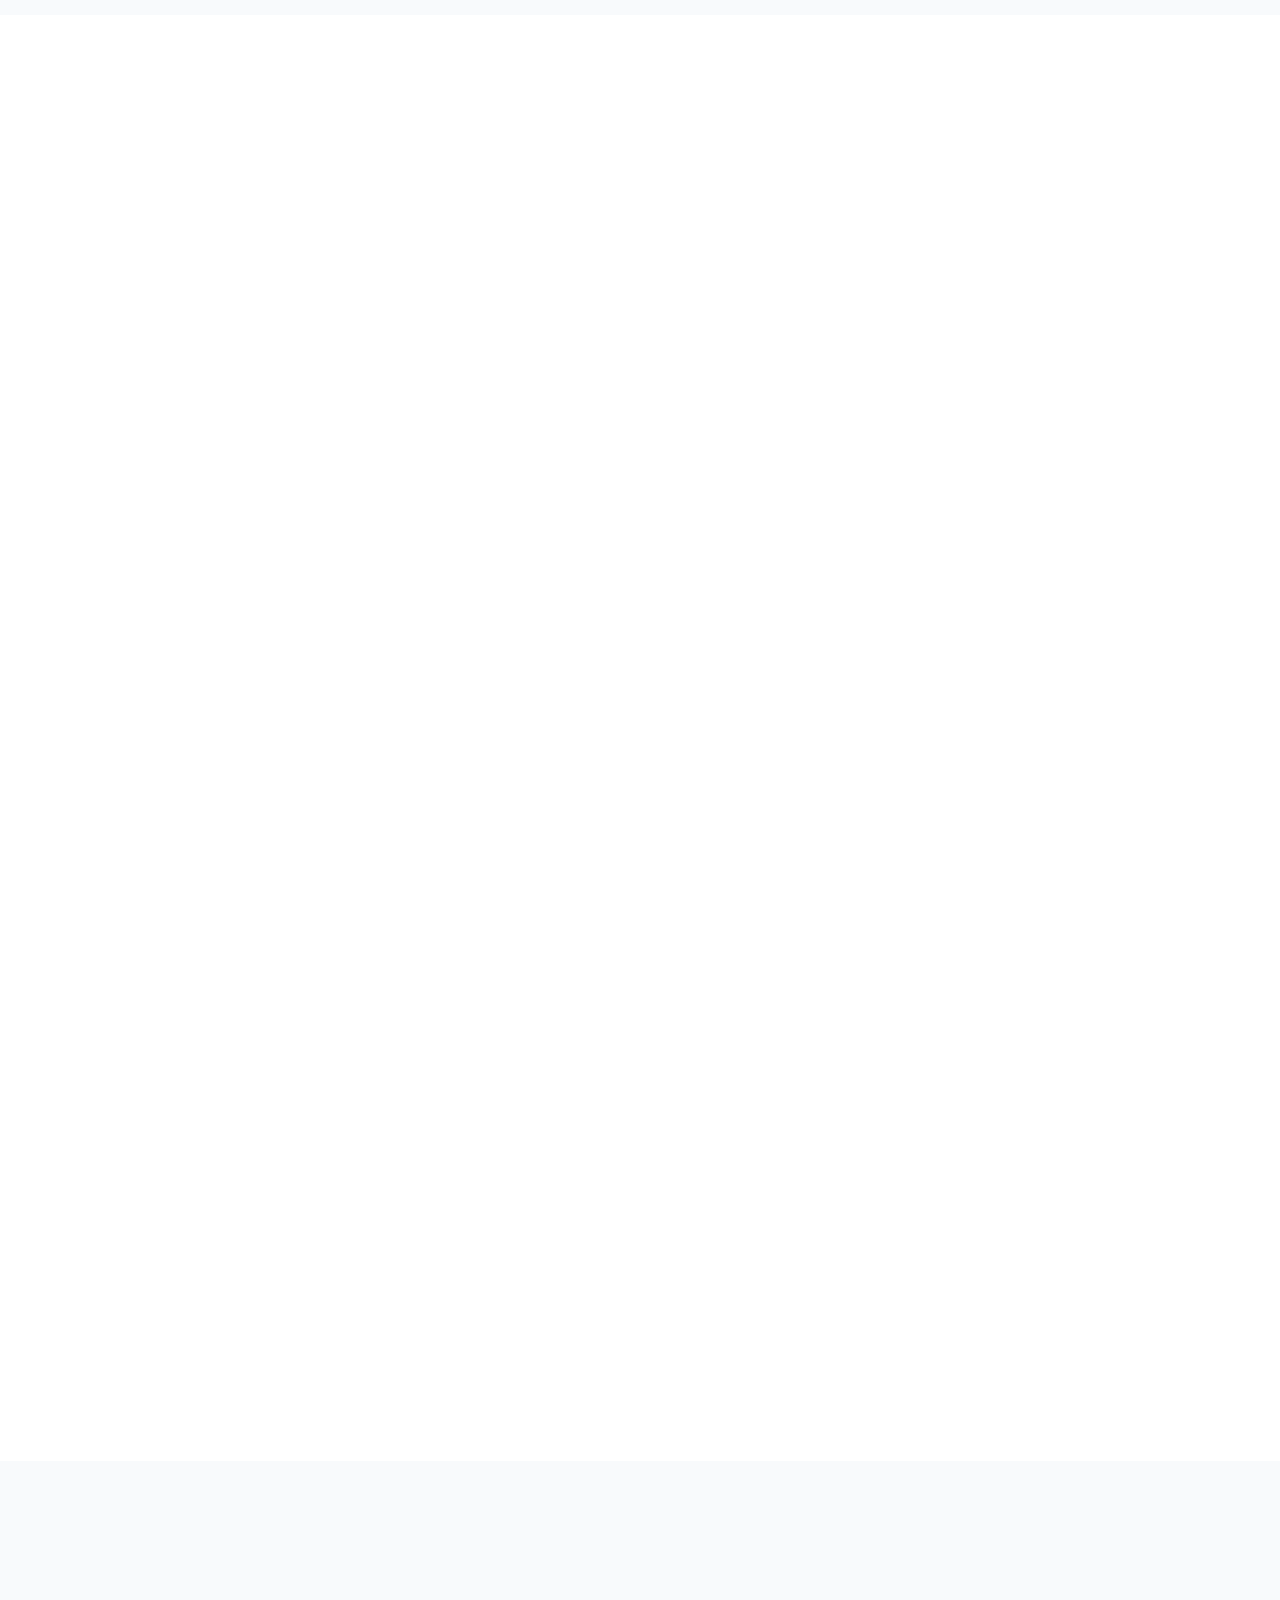
<file: MyShop-main/index.html>
<!DOCTYPE html>
<html lang="en">

<head>
  <!-- Google Tag Manager -->
<script>(function(w,d,s,l,i){w[l]=w[l]||[];w[l].push({'gtm.start':
new Date().getTime(),event:'gtm.js'});var f=d.getElementsByTagName(s)[0],
j=d.createElement(s),dl=l!='dataLayer'?'&l='+l:'';j.async=true;j.src=
'https://www.googletagmanager.com/gtm.js?id='+i+dl;f.parentNode.insertBefore(j,f);
})(window,document,'script','dataLayer','GTM-MGWW4RHP');</script>
<!-- End Google Tag Manager -->
 <script type="application/ld+json">
{
  "@context": "https://schema.org",
  "@type": "BikeStore",
  "name": "Chandan Cycle Store",
  "image": "https://chandancyclestore.store/assets/images/hero-bg.jpg", 
  "@id": "https://chandancyclestore.store/",
  "url": "https://chandancyclestore.store/",
  "telephone": "+917782864311",
  "priceRange": "$$",
  "address": {
    "@type": "PostalAddress",
    "streetAddress": "Main Road, Near Chowk", 
    "addressLocality": "Kursela, Katihar",
    "addressRegion": "Bihar",
    "postalCode": "854112", 
    "addressCountry": "IN"
  },
  "geo": {
    "@type": "GeoCoordinates",
    "latitude": 25.4542, 
    "longitude": 87.2514 
  },
  "openingHoursSpecification": {
    "@type": "OpeningHoursSpecification",
    "dayOfWeek": [
      "Monday",
      "Tuesday",
      "Wednesday",
      "Thursday",
      "Friday",
      "Saturday",
      "Sunday"
    ],
    "opens": "09:00",
    "closes": "20:00"
  },
  "sameAs": []
}
</script>
  <meta charset="UTF-8">
  <meta name="viewport" content="width=device-width, initial-scale=1.0">
  <title>Chandan Cycle Store | Best Bicycle Shop in Kursela, Katihar</title>
  <meta name="description"
    content="Looking for the best cycle store in Kursela, Katihar? Chandan Cycle Store offers premium bicycles, expert repairs, and genuine accessories. Trusted since 1993!">
  <!-- Preconnect to Font Awesome CDN -->
  <link rel="preconnect" href="https://cdnjs.cloudflare.com" crossorigin>
  <link rel="preconnect" href="https://www.googletagmanager.com">
  <link rel="preload" href="./assets/slider.webp" as="image" fetchpriority="high">
  <!-- Asynchronously load Font Awesome -->
  <link rel="preload" href="https://cdnjs.cloudflare.com/ajax/libs/font-awesome/6.4.0/css/all.min.css" as="style" onload="this.onload=null;this.rel='stylesheet'">
  <noscript><link rel="stylesheet" href="https://cdnjs.cloudflare.com/ajax/libs/font-awesome/6.4.0/css/all.min.css"></noscript>
  <!-- Defer non-critical CSS -->
  <link rel="preload" href="style.css" as="style" onload="this.onload=null;this.rel='stylesheet'">
  <noscript><link rel="stylesheet" href="style.css"></noscript>
</head>

<body>
<!-- Google Tag Manager (noscript) -->
<noscript><iframe src="https://www.googletagmanager.com/ns.html?id=GTM-MGWW4RHP"
height="0" width="0" style="display:none;visibility:hidden"></iframe></noscript>
<!-- End Google Tag Manager (noscript) -->
  <nav>
    <div class="container nav-container">
      <a href="index.html" class="logo">Chandan<span>Cycle</span>Store</a>
      <div class="menu-toggle"><i class="fas fa-bars"></i></div>
      <ul class="nav-links">
        <li><a href="index.html">Home</a></li>
        <li><a href="./about-us.html">About Us</a></li>
        <li><a href="./services.html">Services</a></li>
        <li><a href="./contact.html">Contact</a></li>
      </ul>
    </div>
  </nav>

  <header id="home" class="hero">
    <img
      src="./assets/slider.webp"
      alt="A white Peugeot bicycle with a brown leather seat and handlebars, leaning against a dark wall."
      fetchpriority="high"
      width="1920"
      height="1280"
      class="hero-background-image"
    >
    <div class="container fade-up">
      <div class="hero-content">
        <h1>Ride With Passion</h1>
        <p>Kursela's most trusted cycle store since 1993. Premium bicycles, expert repairs, and genuine accessories.</p>
        <a href="./services.html" class="btn btn-primary">Explore Services</a>
      </div>
    </div>
  </header>

  <section id="about" class="section-padding bg-light">
    <div class="container about-layout">
      <div class="about-content fade-up">
        <h2 class="section-title" style="text-align: left; margin-bottom: 20px;">Serving Kursela Since 1993</h2>
        <p>Chandan Cycle Store began as a humble family endeavor over three decades ago. Our foundation was built on a
          simple premise: everyone deserves a reliable ride. From our roots in Kursela, Katihar, we have expanded our
          expertise while maintaining the warm, personal touch of a family-run business.</p>
        <p>Today, we don't just sell cycles; we build lasting relationships. Our team of expert mechanics treats every
          repair with precision, ensuring the safety and satisfaction of our community.</p>

        <div class="stats-container">
          <div class="stat-box">
            <h3>30+</h3>
            <p>Years Experience</p>
          </div>
          <div class="stat-box">
            <h3>10k+</h3>
            <p>Happy Riders</p>
          </div>
          <div class="stat-box">
            <h3>100%</h3>
            <p>Quality Service</p>
          </div>
        </div>
      </div>
      <div class="about-image fade-up">
        <img src="./assets/bycle-img-1.webp" width="800" height="600" loading="lazy" decoding="async"
          alt="Chandan Cycle Store team with a selection of premium bicycles">
      </div>
    </div>
  </section>

   <section id="services" class="section-padding">
        <div class="container fade-up">
            <h2 class="section-title">Comprehensive Solutions</h2>
            <div class="image-grid">
                <div class="image-card">
                    <img src="./assets/bike-img-2.webp" alt="Premium bicycles on display at Chandan Cycle Store" width="2000" height="1333" loading="lazy" decoding="async">
                    <div class="card-overlay">
                        <h3>Cycle Sales</h3>
                        <p>Mountain, Road, Hybrid, and Kids bicycles from top brands.</p>
                    </div>
                </div>
                <div class="image-card">
                    <img src="./assets/bike-img-3.webp" alt="Mechanic repairing a bicycle at Chandan Cycle Store" width="2000" height="1333" loading="lazy" decoding="async">
                    <div class="card-overlay">
                        <h3>Repair & Service</h3>
                        <p>Full-service maintenance, brake tuning, and deep cleaning.</p>
                    </div>
                </div>
                <div class="image-card">
                    <img src="./assets/bike-img-4.webp" alt="Genuine bicycle spare parts and accessories" width="2000" height="1333" loading="lazy" decoding="async">
                    <div class="card-overlay">
                        <h3>Spare Parts</h3>
                        <p>High-quality tires, tubes, chains, and derailleur gears.</p>
                    </div>
                </div>
                <div class="image-card">
                    <img src="./assets/bike-img-5.webp" alt="Cycling accessories and safety gear at Chandan Cycle Store" width="1000" height="667" loading="lazy" decoding="async">
                    <div class="card-overlay">
                        <h3>Accessories</h3>
                        <p>Helmets, lights, locks, and comfortable seating upgrades.</p>
                    </div>
                </div>
            </div>
        </div>
    </section>

  <section id="contact" class="section-padding bg-light">
    <div class="container fade-up">
      <h2 class="section-title">Get In Touch</h2>
      <div class="contact-wrap">
        <div>
          <h3 style="margin-bottom: 30px;">Store Information</h3>
          <div class="info-box">
            <i class="fas fa-map-marker-alt"></i>
            <div>
              <h4>Location</h4>
              <p>Kursela, Katihar, Bihar</p>
            </div>
          </div>
          <div class="info-box">
            <i class="fas fa-phone-alt"></i>
            <div>
              <h4>Call Us</h4>
              <p>+91 7782864311</p>
            </div>
          </div>
          <div class="info-box">
            <i class="fas fa-envelope"></i>
            <div>
              <h4>Email</h4>
              <p>singhsahil.8340@gmail.com</p>
            </div>
          </div>
        </div>
        <div>
          <h3 style="margin-bottom: 30px;">Send a Message</h3>
                    <form id="contactForm">
                        <div class="form-group">
                            <input type="text" id="name" placeholder="Your Name" required>
                        </div>
                        <div class="form-group">
                            <input type="tel" id="phone" placeholder="Phone Number" required>
                        </div>
                        <div class="form-group">
                            <input type="email" id="email" placeholder="Your Email" required>
                        </div>
                        <div class="form-group">
                            <textarea id="message" rows="5" placeholder="How can we help?" required></textarea>
                        </div>
                        <button type="submit" class="btn btn-primary" style="width: 100%;">
                            Submit Inquiry
                        </button>
                    </form>
        </div>
      </div>
    </div>
  </section>

  <footer>
    <div class="container">
      <div class="footer-grid">
        <div class="footer-col">
          <h4>Chandan Cycle Store</h4>
          <p>Established in 1993, bringing the joy of cycling to Kursela, Katihar. Quality, reliability, and community
            focus.</p>
        </div>
        <div class="footer-col">
          <h4>Quick Links</h4>
          <p><a href="./index.html">Home</a></p>
          <p><a href="./about-us.html">About Us</a></p>
          <p><a href="./services.html">Our Services</a></p>
          <p><a href="./contact.html">Contact Support</a></p>
        </div>
        <div class="footer-col">
          <h4>Contact Info</h4>
          <p><i class="fas fa-phone"></i> +91 7782864311</p>
          <p><i class="fas fa-envelope"></i> singhsahil.8340@gmail.com</p>
          <p><i class="fas fa-map-marker-alt"></i> Kursela, Katihar, Bihar</p>
        </div>
      </div>
      <div class="footer-bottom">
        <p>&copy; 1993 - 2026 Chandan Cycle Store. All Rights Reserved.</p>
      </div>
    </div>
  </footer>

  <script src="script.js" defer></script>
</body>

</html>
</file>
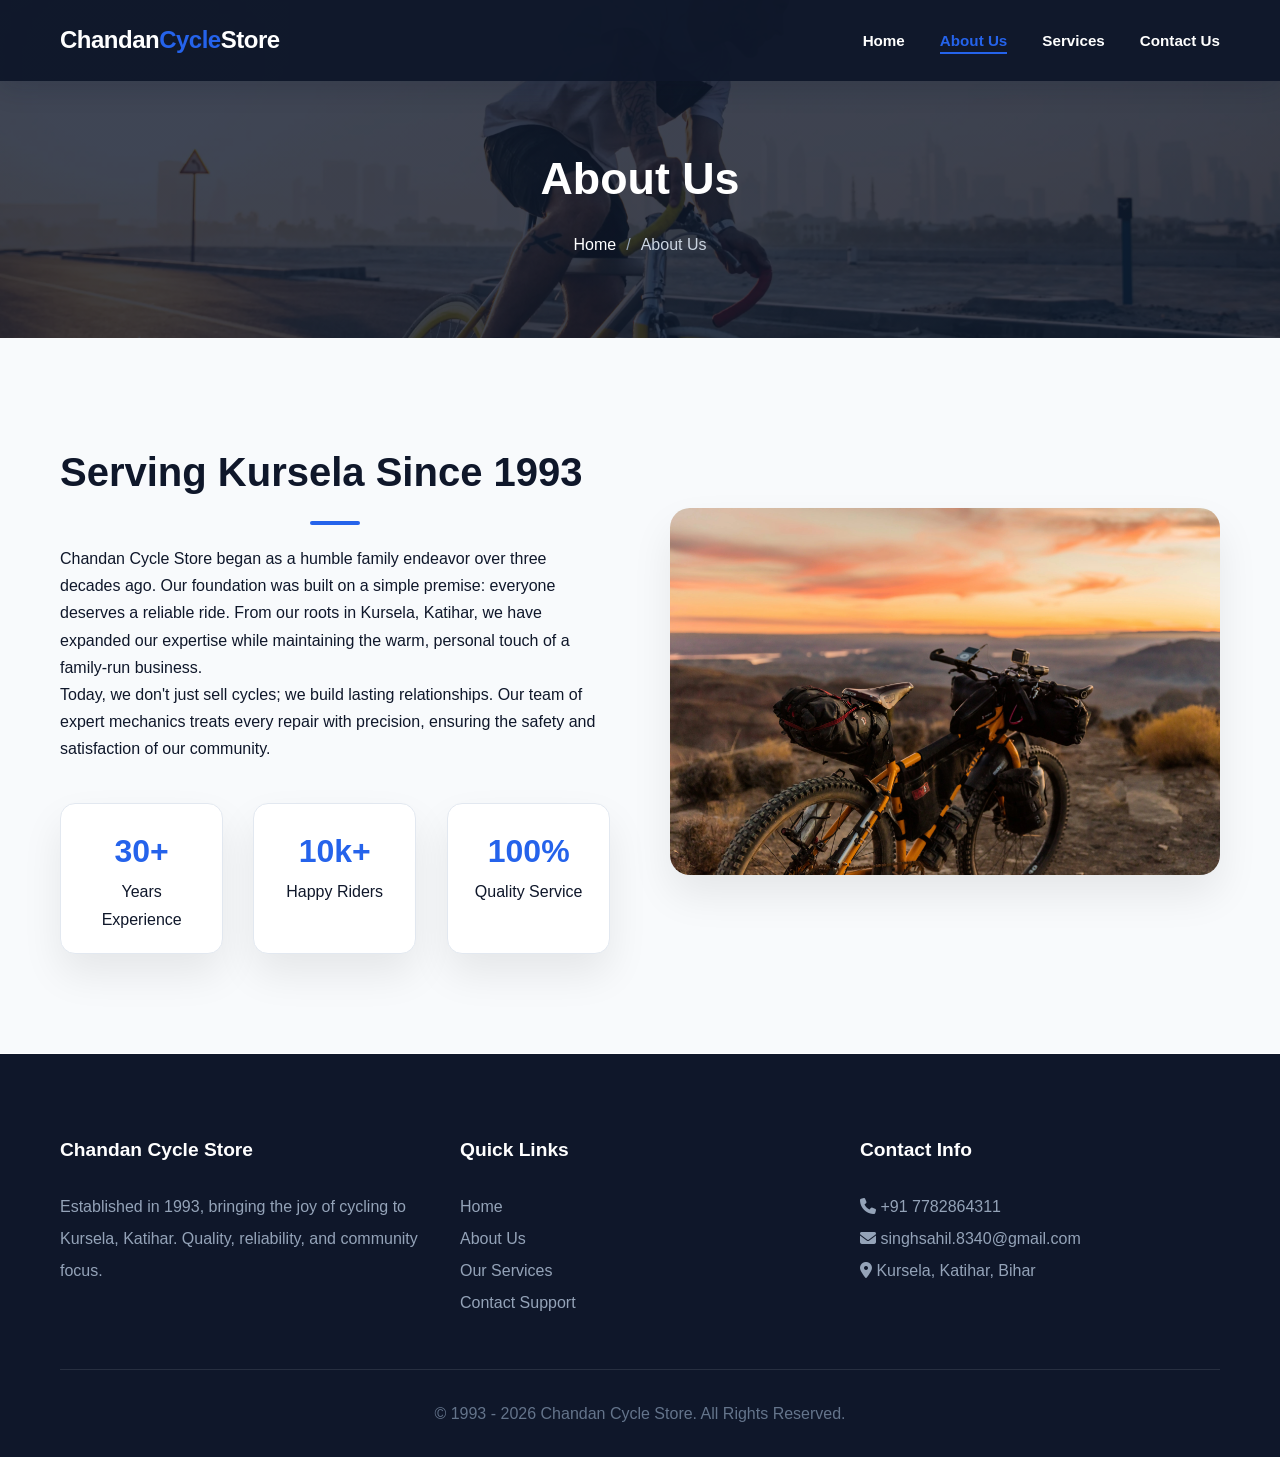
<file: MyShop-main/about-us.html>
<!DOCTYPE html>
<html lang="en">
<head>
    <!-- Google Tag Manager -->
<script>(function(w,d,s,l,i){w[l]=w[l]||[];w[l].push({'gtm.start':
new Date().getTime(),event:'gtm.js'});var f=d.getElementsByTagName(s)[0],
j=d.createElement(s),dl=l!='dataLayer'?'&l='+l:'';j.async=true;j.src=
'https://www.googletagmanager.com/gtm.js?id='+i+dl;f.parentNode.insertBefore(j,f);
})(window,document,'script','dataLayer','GTM-MGWW4RHP');</script>
<!-- End Google Tag Manager -->
    <meta charset="UTF-8">
    <meta name="viewport" content="width=device-width, initial-scale=1.0">
    <title>About Chandan Cycle Store | Trusted in Kursela Since 1993</title>
    <meta name="description"
    content="Learn the story behind Chandan Cycle Store, a family-owned bicycle shop serving Kursela, Katihar. We bring quality, trust, and community value to every ride.">
    <link rel="stylesheet" href="style.css">
    <!-- Preconnect to Font Awesome CDN -->
    <link rel="preconnect" href="https://cdnjs.cloudflare.com" crossorigin>
    <!-- Asynchronously load Font Awesome -->
    <link rel="preload" href="https://cdnjs.cloudflare.com/ajax/libs/font-awesome/6.4.0/css/all.min.css" as="style" onload="this.onload=null;this.rel='stylesheet'">
    <noscript><link rel="stylesheet" href="https://cdnjs.cloudflare.com/ajax/libs/font-awesome/6.4.0/css/all.min.css"></noscript>
</head>
<body>
<!-- Google Tag Manager (noscript) -->
<noscript><iframe src="https://www.googletagmanager.com/ns.html?id=GTM-MGWW4RHP"
height="0" width="0" style="display:none;visibility:hidden"></iframe></noscript>
<!-- End Google Tag Manager (noscript) -->
    <nav>
        <div class="container nav-container">
            <a href="./index.html" class="logo">Chandan<span>Cycle</span>Store</a>
            <div class="menu-toggle"><i class="fas fa-bars"></i></div>
            <ul class="nav-links">
                <li><a href="./index.html">Home</a></li>
                <li><a href="./about-us.html">About Us</a></li>
                <li><a href="./services.html">Services</a></li>
                <li><a href="./contact.html">Contact Us</a></li>
            </ul>
        </div>
    </nav>

<header class="page-header" style="background-image: linear-gradient(rgba(15,23,42,0.8), rgba(15,23,42,0.8)), url('./assets/header-banner.webp');">
        <div class="container fade-up">
            <h1>About Us</h1>
            <ul class="breadcrumb">
                <li><a href="index.html">Home</a></li>
                <li>About Us</li>
            </ul>
        </div>
    </header>

    <section id="about" class="section-padding bg-light">
        <div class="container about-layout">
            <div class="about-content fade-up">
                <h2 class="section-title" style="text-align: left; margin-bottom: 20px;">Serving Kursela Since 1993</h2>
                <p>Chandan Cycle Store began as a humble family endeavor over three decades ago. Our foundation was built on a simple premise: everyone deserves a reliable ride. From our roots in Kursela, Katihar, we have expanded our expertise while maintaining the warm, personal touch of a family-run business.</p>
                <p>Today, we don't just sell cycles; we build lasting relationships. Our team of expert mechanics treats every repair with precision, ensuring the safety and satisfaction of our community.</p>
                
                <div class="stats-container">
                    <div class="stat-box">
                        <h3>30+</h3>
                        <p>Years Experience</p>
                    </div>
                    <div class="stat-box">
                        <h3>10k+</h3>
                        <p>Happy Riders</p>
                    </div>
                    <div class="stat-box">
                        <h3>100%</h3>
                        <p>Quality Service</p>
                    </div>
                </div>
            </div>
            <div class="about-image fade-up">
                <img src="./assets/bycle-img-1.webp" alt="Chandan Cycle Store team with a selection of premium bicycles" width="800" height="600" loading="lazy" decoding="async">
            </div>
        </div>
    </section>

    <footer>
        <div class="container">
            <div class="footer-grid">
                <div class="footer-col">
                    <h4>Chandan Cycle Store</h4>
                    <p>Established in 1993, bringing the joy of cycling to Kursela, Katihar. Quality, reliability, and community focus.</p>
                </div>
                <div class="footer-col">
                    <h4>Quick Links</h4>
                    <p><a href="./index.html">Home</a></p>
                    <p><a href="./about-us.html">About Us</a></p>
                    <p><a href="./services.html">Our Services</a></p>
                    <p><a href="./contact.html">Contact Support</a></p>
                </div>
                <div class="footer-col">
                    <h4>Contact Info</h4>
                    <p><i class="fas fa-phone"></i> +91 7782864311</p>
                    <p><i class="fas fa-envelope"></i> singhsahil.8340@gmail.com</p>
                    <p><i class="fas fa-map-marker-alt"></i> Kursela, Katihar, Bihar</p>
                </div>
            </div>
            <div class="footer-bottom">
                <p>&copy; 1993 - 2026 Chandan Cycle Store. All Rights Reserved.</p>
            </div>
        </div>
    </footer>

    <script src="script.js" defer></script>
</body>
</html>
</file>
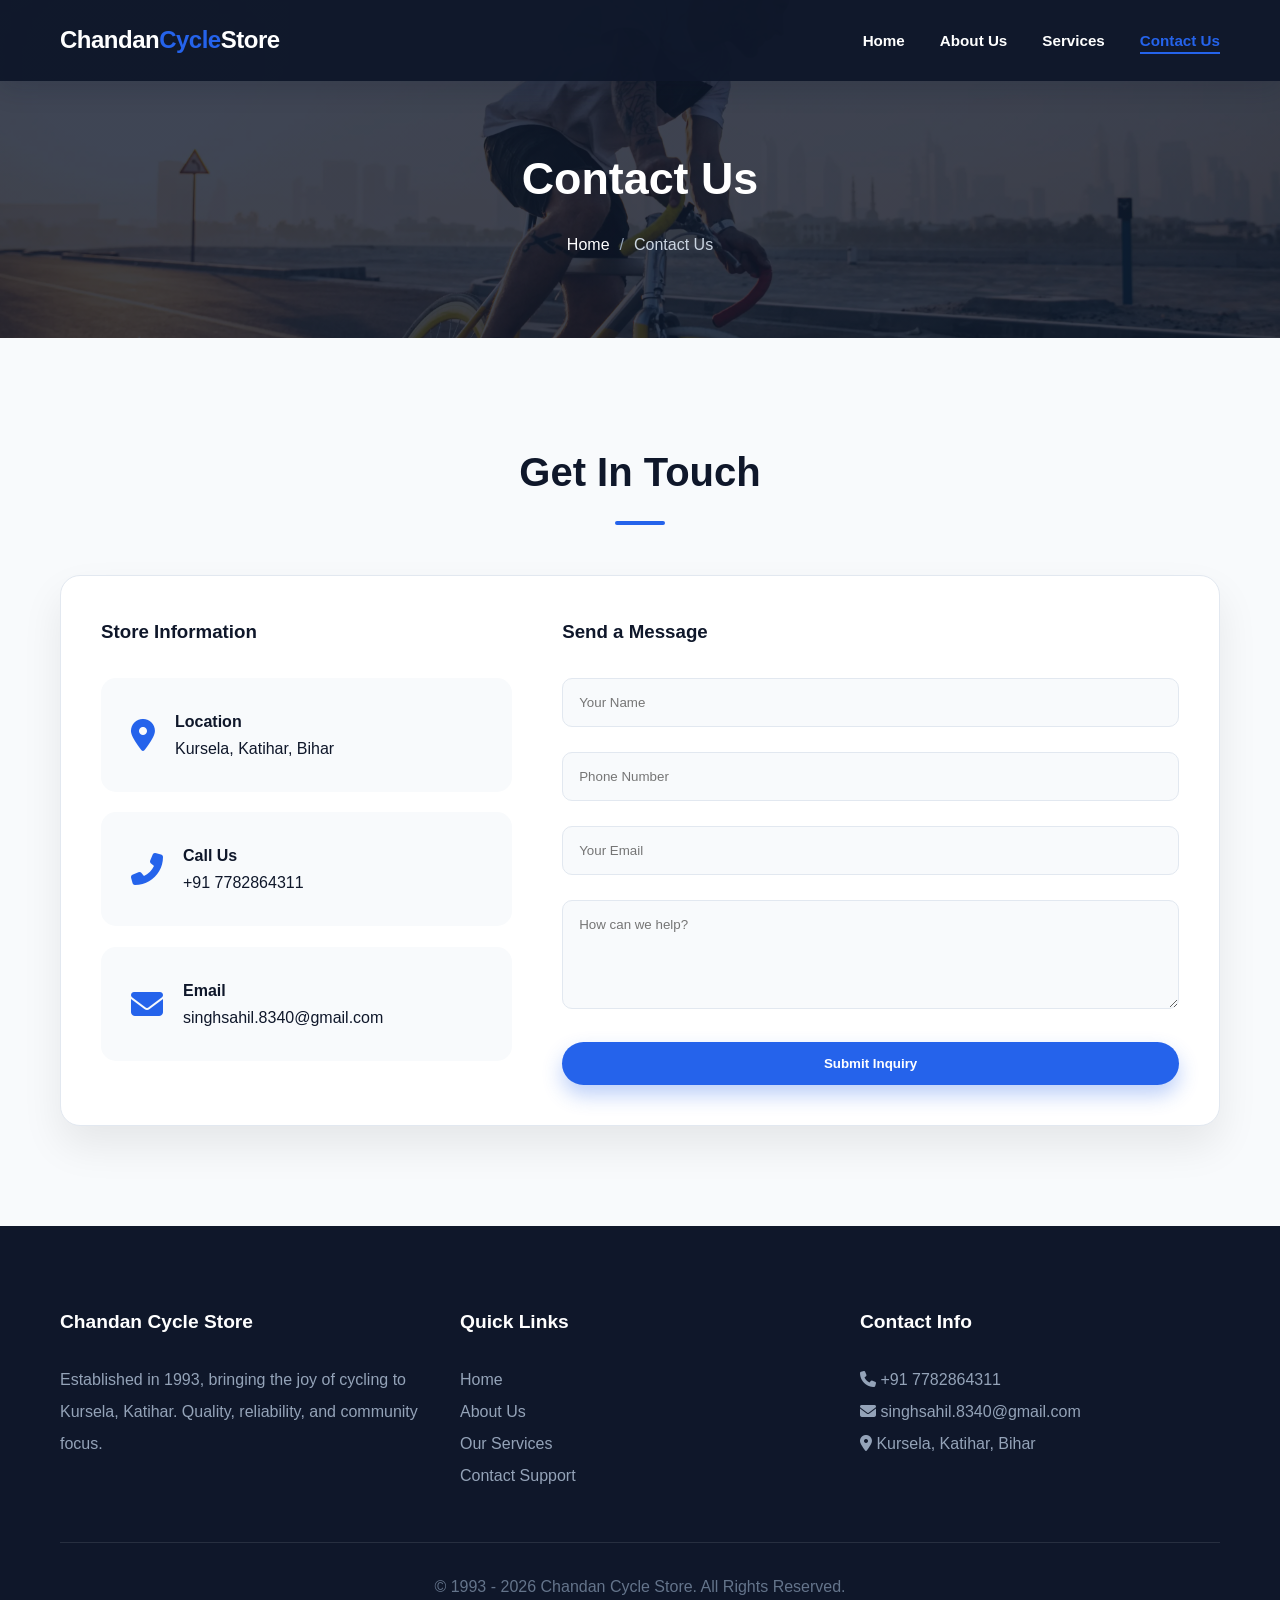
<file: MyShop-main/contact.html>
<!DOCTYPE html>
<html lang="en">

<head>
    <!-- Google Tag Manager -->
<script>(function(w,d,s,l,i){w[l]=w[l]||[];w[l].push({'gtm.start':
new Date().getTime(),event:'gtm.js'});var f=d.getElementsByTagName(s)[0],
j=d.createElement(s),dl=l!='dataLayer'?'&l='+l:'';j.async=true;j.src=
'https://www.googletagmanager.com/gtm.js?id='+i+dl;f.parentNode.insertBefore(j,f);
})(window,document,'script','dataLayer','GTM-MGWW4RHP');</script>
<!-- End Google Tag Manager -->
    <meta charset="UTF-8">
    <meta name="viewport" content="width=device-width, initial-scale=1.0">
    <title>Contact Chandan Cycle Store | Kursela, Katihar, Bihar</title>
    <meta name="description"
        content="Get in touch with Chandan Cycle Store in Kursela. Call us at +91 7782864311 for cycle sales, repairs, or inquiries. Visit our shop in Katihar today!">
    <link rel="stylesheet" href="style.css">
    <!-- Preconnect to Font Awesome CDN -->
    <link rel="preconnect" href="https://cdnjs.cloudflare.com" crossorigin>
    <!-- Asynchronously load Font Awesome -->
    <link rel="preload" href="https://cdnjs.cloudflare.com/ajax/libs/font-awesome/6.4.0/css/all.min.css" as="style" onload="this.onload=null;this.rel='stylesheet'">
    <noscript><link rel="stylesheet" href="https://cdnjs.cloudflare.com/ajax/libs/font-awesome/6.4.0/css/all.min.css"></noscript>
</head>

<body>
<!-- Google Tag Manager (noscript) -->
<noscript><iframe src="https://www.googletagmanager.com/ns.html?id=GTM-MGWW4RHP"
height="0" width="0" style="display:none;visibility:hidden"></iframe></noscript>
<!-- End Google Tag Manager (noscript) -->
    <nav>
        <div class="container nav-container">
            <a href="index.html" class="logo">Chandan<span>Cycle</span>Store</a>
            <div class="menu-toggle"><i class="fas fa-bars"></i></div>
            <ul class="nav-links">
                <li><a href="index.html">Home</a></li>
                <li><a href="./about-us.html">About Us</a></li>
                <li><a href="./services.html">Services</a></li>
                <li><a href="./contact.html">Contact Us</a></li>
            </ul>
        </div>
    </nav>

    <header class="page-header"
        style="background-image: linear-gradient(rgba(15,23,42,0.8), rgba(15,23,42,0.8)), url('./assets/header-banner.webp');">
        <div class="container fade-up">
            <h1>Contact Us</h1>
            <ul class="breadcrumb">
                <li><a href="index.html">Home</a></li>
                <li>Contact Us</li>
            </ul>
        </div>
    </header>

    <section id="contact" class="section-padding bg-light">
        <div class="container fade-up">
            <h2 class="section-title">Get In Touch</h2>
            <div class="contact-wrap">
                <div>
                    <h3 style="margin-bottom: 30px;">Store Information</h3>
                    <div class="info-box">
                        <i class="fas fa-map-marker-alt"></i>
                        <div>
                            <h4>Location</h4>
                            <p>Kursela, Katihar, Bihar</p>
                        </div>
                    </div>
                    <div class="info-box">
                        <i class="fas fa-phone-alt"></i>
                        <div>
                            <h4>Call Us</h4>
                            <p>+91 7782864311</p>
                        </div>
                    </div>
                    <div class="info-box">
                        <i class="fas fa-envelope"></i>
                        <div>
                            <h4>Email</h4>
                            <p>singhsahil.8340@gmail.com</p>
                        </div>
                    </div>
                </div>
                <div>
                    <h3 style="margin-bottom: 30px;">Send a Message</h3>
                    <form id="contactForm">
                        <div class="form-group">
                            <input type="text" id="name" placeholder="Your Name" required>
                        </div>
                        <div class="form-group">
                            <input type="tel" id="phone" placeholder="Phone Number" required>
                        </div>
                        <div class="form-group">
                            <input type="email" id="email" placeholder="Your Email" required>
                        </div>
                        <div class="form-group">
                            <textarea id="message" rows="5" placeholder="How can we help?" required></textarea>
                        </div>
                        <button type="submit" class="btn btn-primary" style="width: 100%;">
                            Submit Inquiry
                        </button>
                    </form>
                </div>
            </div>
        </div>
    </section>

    <footer>
        <div class="container">
            <div class="footer-grid">
                <div class="footer-col">
                    <h4>Chandan Cycle Store</h4>
                    <p>Established in 1993, bringing the joy of cycling to Kursela, Katihar. Quality, reliability, and
                        community focus.</p>
                </div>
                <div class="footer-col">
                    <h4>Quick Links</h4>
                    <p><a href="./index.html">Home</a></p>
                    <p><a href="./about-us.html">About Us</a></p>
                    <p><a href="./services.html">Our Services</a></p>
                    <p><a href="./contact.html">Contact Support</a></p>
                </div>
                <div class="footer-col">
                    <h4>Contact Info</h4>
                    <p><i class="fas fa-phone"></i> +91 7782864311</p>
                    <p><i class="fas fa-envelope"></i> singhsahil.8340@gmail.com</p>
                    <p><i class="fas fa-map-marker-alt"></i> Kursela, Katihar, Bihar</p>
                </div>
            </div>
            <div class="footer-bottom">
                <p>&copy; 1993 - 2026 Chandan Cycle Store. All Rights Reserved.</p>
            </div>
        </div>
    </footer>

    <script src="script.js" defer></script>
</body>

</html>
</file>
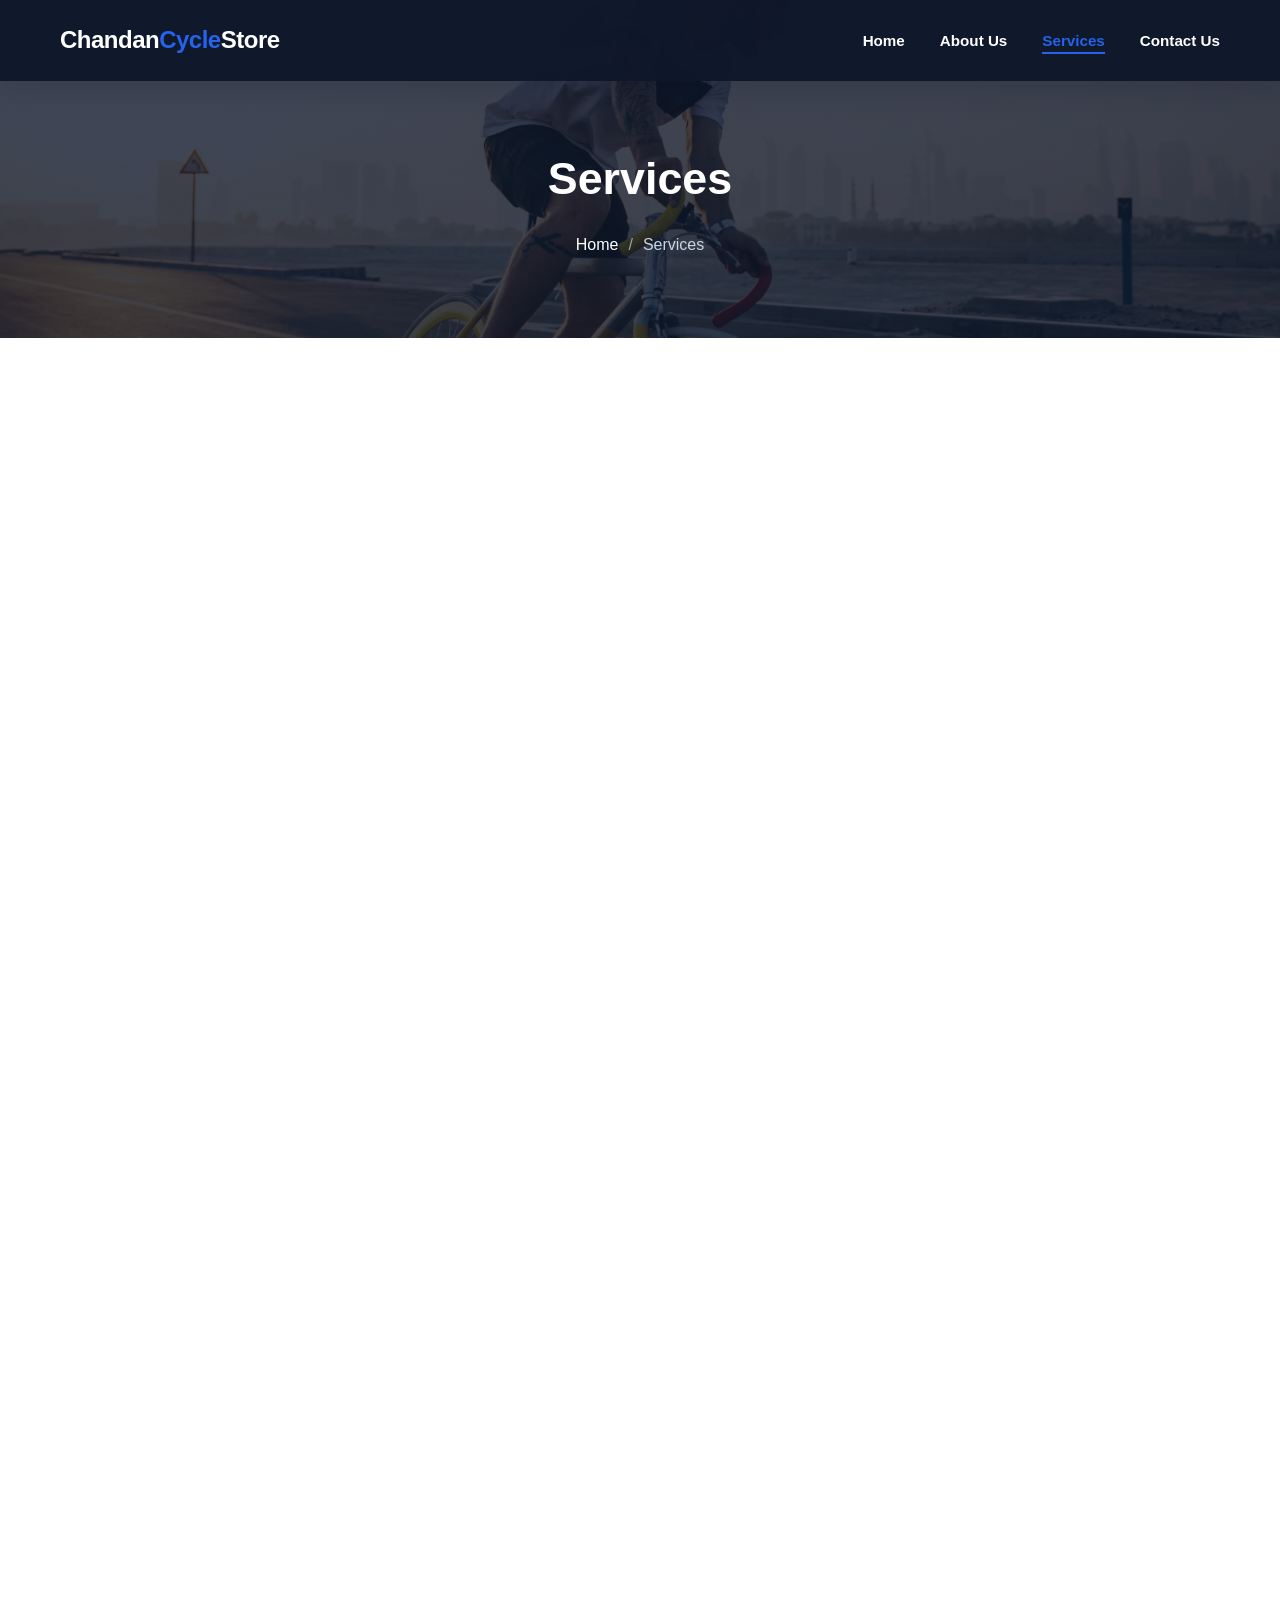
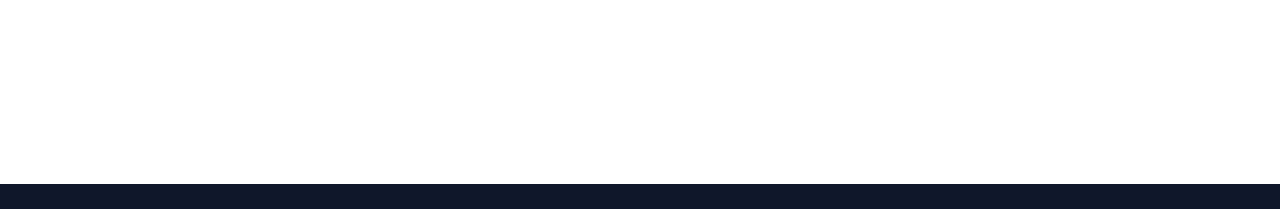
<file: MyShop-main/services.html>
<!DOCTYPE html>
<html lang="en">
<head>
    <!-- Google Tag Manager -->
<script>(function(w,d,s,l,i){w[l]=w[l]||[];w[l].push({'gtm.start':
new Date().getTime(),event:'gtm.js'});var f=d.getElementsByTagName(s)[0],
j=d.createElement(s),dl=l!='dataLayer'?'&l='+l:'';j.async=true;j.src=
'https://www.googletagmanager.com/gtm.js?id='+i+dl;f.parentNode.insertBefore(j,f);
})(window,document,'script','dataLayer','GTM-MGWW4RHP');</script>
<!-- End Google Tag Manager -->
    <meta charset="UTF-8">
    <meta name="viewport" content="width=device-width, initial-scale=1.0">
    <title>Bicycle Repair, Sales & Parts in Kursela | Chandan Cycle Store</title>
   <meta name="description"
    content="Explore our cycle services in Kursela, Katihar. We provide new bicycle sales for all ages, expert repair and maintenance, spare parts, and accessories.">
    <link rel="stylesheet" href="style.css">
    <!-- Preconnect to Font Awesome CDN -->
    <link rel="preconnect" href="https://cdnjs.cloudflare.com" crossorigin>
    <!-- Asynchronously load Font Awesome -->
    <link rel="preload" href="https://cdnjs.cloudflare.com/ajax/libs/font-awesome/6.4.0/css/all.min.css" as="style" onload="this.onload=null;this.rel='stylesheet'">
    <noscript><link rel="stylesheet" href="https://cdnjs.cloudflare.com/ajax/libs/font-awesome/6.4.0/css/all.min.css"></noscript>
</head>
<body>
<!-- Google Tag Manager (noscript) -->
<noscript><iframe src="https://www.googletagmanager.com/ns.html?id=GTM-MGWW4RHP"
height="0" width="0" style="display:none;visibility:hidden"></iframe></noscript>
<!-- End Google Tag Manager (noscript) -->
    <nav>
        <div class="container nav-container">
            <a href="index.html" class="logo">Chandan<span>Cycle</span>Store</a>
            <div class="menu-toggle"><i class="fas fa-bars"></i></div>
            <ul class="nav-links">
                <li><a href="index.html">Home</a></li>
                <li><a href="./about-us.html">About Us</a></li>
                <li><a href="./services.html">Services</a></li>
                <li><a href="./contact.html">Contact Us</a></li>
            </ul>
        </div>
    </nav>

<header class="page-header" style="background-image: linear-gradient(rgba(15,23,42,0.8), rgba(15,23,42,0.8)), url('./assets/header-banner.webp');">
        <div class="container fade-up">
            <h1>Services</h1>
            <ul class="breadcrumb">
                <li><a href="index.html">Home</a></li>
                <li>Services</li>
            </ul>
        </div>
    </header>

    <section id="services" class="section-padding">
        <div class="container fade-up">
            <h2 class="section-title">Comprehensive Solutions</h2>
            <div class="image-grid">
                <div class="image-card">
                    <img src="./assets/bike-img-2.webp" alt="Premium bicycles on display at Chandan Cycle Store" width="2000" height="1333" loading="lazy" decoding="async">
                    <div class="card-overlay">
                        <h3>Cycle Sales</h3>
                        <p>Mountain, Road, Hybrid, and Kids bicycles from top brands.</p>
                    </div>
                </div>
                <div class="image-card">
                    <img src="./assets/bike-img-3.webp" alt="Mechanic repairing a bicycle at Chandan Cycle Store" width="2000" height="1333" loading="lazy" decoding="async">
                    <div class="card-overlay">
                        <h3>Repair & Service</h3>
                        <p>Full-service maintenance, brake tuning, and deep cleaning.</p>
                    </div>
                </div>
                <div class="image-card">
                    <img src="./assets/bike-img-4.webp" alt="Genuine bicycle spare parts and accessories" width="2000" height="1333" loading="lazy" decoding="async">
                    <div class="card-overlay">
                        <h3>Spare Parts</h3>
                        <p>High-quality tires, tubes, chains, and derailleur gears.</p>
                    </div>
                </div>
                <div class="image-card">
                    <img src="./assets/bike-img-5.webp" alt="Cycling accessories and safety gear at Chandan Cycle Store" width="1000" height="667" loading="lazy" decoding="async">
                    <div class="card-overlay">
                        <h3>Accessories</h3>
                        <p>Helmets, lights, locks, and comfortable seating upgrades.</p>
                    </div>
                </div>
            </div>
        </div>
    </section>

    <footer>
        <div class="container">
            <div class="footer-grid">
                <div class="footer-col">
                    <h4>Chandan Cycle Store</h4>
                    <p>Established in 1993, bringing the joy of cycling to Kursela, Katihar. Quality, reliability, and community focus.</p>
                </div>
                <div class="footer-col">
                    <h4>Quick Links</h4>
                    <p><a href="./index.html">Home</a></p>
                    <p><a href="./about-us.html">About Us</a></p>
                    <p><a href="./services.html">Our Services</a></p>
                    <p><a href="./contact.html">Contact Support</a></p>
                </div>
                <div class="footer-col">
                    <h4>Contact Info</h4>
                    <p><i class="fas fa-phone"></i> +91 7782864311</p>
                    <p><i class="fas fa-envelope"></i> singhsahil.8340@gmail.com</p>
                    <p><i class="fas fa-map-marker-alt"></i> Kursela, Katihar, Bihar</p>
                </div>
            </div>
            <div class="footer-bottom">
                <p>&copy; 1993 - 2026 Chandan Cycle Store. All Rights Reserved.</p>
            </div>
        </div>
    </footer>

    <script src="script.js" defer></script>
</body>
</html>
</file>
<file: style.css>
/* =========================================================
   CHANDAN CYCLE STORE — Stylesheet
   Design tokens live in :root. Bicycle-wheel geometry (circles,
   spokes, hubs) is used as the recurring visual motif throughout.
   ========================================================= */

:root{
  --ink:#0b0d0a;
  --paper:#f3f4ee;
  --paper-2:#e9ebe1;
  --charcoal:#14171a;
  --charcoal-2:#1b1f22;
  --lime:#cbff4d;
  --lime-dim:#a8e639;
  --cyan:#49c9d9;
  --muted:#5c6157;
  --muted-light:#9aa08f;
  --line:#dcded3;

  --radius-lg:28px;
  --radius-md:18px;
  --radius-sm:10px;
  --maxw:1240px;

  --font-display:'Bricolage Grotesque', 'Arial Black', sans-serif;
  --font-body:'Inter', system-ui, -apple-system, sans-serif;

  --ease:cubic-bezier(.22,.9,.3,1);
}

/* ---------- reset ---------- */
*,*::before,*::after{box-sizing:border-box;}
html{scroll-behavior:smooth;}
body{
  margin:0;
  background:var(--paper);
  color:var(--ink);
  font-family:var(--font-body);
  font-size:16px;
  line-height:1.55;
  -webkit-font-smoothing:antialiased;
}
img{max-width:100%;display:block;}
a{color:inherit;text-decoration:none;}
ul{margin:0;padding:0;list-style:none;}
button{font:inherit;cursor:pointer;background:none;border:none;color:inherit;}
input,textarea{font:inherit;}
h1,h2,h3,h4{
  font-family:var(--font-display);
  font-weight:700;
  line-height:1.05;
  margin:0;
  letter-spacing:-0.01em;
}
p{margin:0;}

@media (prefers-reduced-motion: reduce){
  html{scroll-behavior:auto;}
  *,*::before,*::after{animation-duration:.001ms !important;animation-iteration-count:1 !important;transition-duration:.001ms !important;}
}

:focus-visible{
  outline:3px solid var(--cyan);
  outline-offset:3px;
  border-radius:4px;
}

.skip-link{
  position:absolute;
  left:-999px;
  top:auto;
  background:var(--ink);
  color:var(--paper);
  padding:12px 18px;
  border-radius:0 0 8px 0;
  z-index:999;
}
.skip-link:focus{left:0;top:0;}

.wrap{
  max-width:var(--maxw);
  margin:0 auto;
  padding:0 24px;
}

/* ---------- buttons ---------- */
.btn{
  display:inline-flex;
  align-items:center;
  justify-content:center;
  gap:8px;
  padding:14px 24px;
  border-radius:999px;
  font-weight:600;
  font-size:.95rem;
  transition:transform .25s var(--ease), background-color .25s var(--ease), color .25s var(--ease), box-shadow .25s var(--ease);
  white-space:nowrap;
}
.btn--lg{padding:17px 30px;font-size:1rem;}
.btn--pill{padding:10px 20px;font-size:.88rem;}
.btn--block{width:100%;}

.btn--lime{background:var(--lime);color:var(--ink);}
.btn--lime:hover{background:var(--lime-dim);transform:translateY(-2px);}

.btn--dark{background:var(--ink);color:var(--paper);}
.btn--dark:hover{background:var(--charcoal-2);transform:translateY(-2px);}

.btn--outline{background:transparent;color:var(--ink);box-shadow:inset 0 0 0 2px var(--ink);}
.btn--outline:hover{background:var(--ink);color:var(--paper);}

.btn--outline-light{background:transparent;color:var(--paper);box-shadow:inset 0 0 0 2px var(--paper);}
.btn--outline-light:hover{background:var(--paper);color:var(--ink);}

.btn--outline-dark{background:transparent;color:var(--ink);box-shadow:inset 0 0 0 2px var(--line);}
.btn--outline-dark:hover{box-shadow:inset 0 0 0 2px var(--ink);}

/* ---------- navbar ---------- */
.navbar{
  position:sticky;
  top:0;
  z-index:200;
  background:transparent;
  transition:background-color .35s var(--ease), box-shadow .35s var(--ease), padding .35s var(--ease);
  padding:18px 0;
}
.navbar.is-scrolled{
  background:rgba(243,244,238,.86);
  backdrop-filter:blur(14px);
  -webkit-backdrop-filter:blur(14px);
  box-shadow:0 1px 0 var(--line);
  padding:10px 0;
}
.navbar__inner{
  display:flex;
  align-items:center;
  justify-content:space-between;
  gap:20px;
}
.logo{
  display:flex;
  align-items:center;
  gap:10px;
  color:var(--ink);
}
.logo__mark{display:flex;color:var(--ink);}
.logo__text{
  font-family:var(--font-display);
  font-weight:700;
  font-size:.82rem;
  letter-spacing:.03em;
  line-height:1.2;
}
.logo__text em{
  font-style:normal;
  font-weight:500;
  font-size:.7rem;
  letter-spacing:.08em;
  color:var(--muted);
}
.logo__text--light{font-size:1.05rem;color:var(--paper);}
.logo__text--light em{color:var(--muted-light);}

.nav ul{display:flex;gap:34px;}
.nav-link{
  position:relative;
  font-weight:600;
  font-size:.95rem;
  padding:6px 0;
}
.nav-link::after{
  content:'';
  position:absolute;
  left:0;bottom:0;
  width:0;height:2px;
  background:var(--ink);
  transition:width .3s var(--ease);
}
.nav-link:hover::after,
.nav-link.is-active::after{width:100%;}

.navbar__actions{display:flex;align-items:center;gap:14px;}
.navbar__cta{display:inline-flex;}

.hamburger{
  display:none;
  flex-direction:column;
  justify-content:center;
  gap:5px;
  width:40px;height:40px;
  border-radius:50%;
}
.hamburger span{
  display:block;width:20px;height:2px;
  background:var(--ink);margin:0 auto;
  transition:transform .3s var(--ease), opacity .3s var(--ease);
}
.hamburger[aria-expanded="true"] span:nth-child(1){transform:translateY(7px) rotate(45deg);}
.hamburger[aria-expanded="true"] span:nth-child(2){opacity:0;}
.hamburger[aria-expanded="true"] span:nth-child(3){transform:translateY(-7px) rotate(-45deg);}

.mobile-menu{
  position:fixed;
  inset:0 0 0 0;
  top:0;
  background:var(--paper);
  transform:translateY(-100%);
  opacity:0;
  transition:transform .4s var(--ease), opacity .3s var(--ease);
  z-index:190;
  display:flex;
  flex-direction:column;
  justify-content:center;
  padding:100px 32px 60px;
  visibility:hidden;
}
.mobile-menu.is-open{transform:translateY(0);opacity:1;visibility:visible;}
.mobile-menu ul{display:flex;flex-direction:column;gap:6px;margin-bottom:36px;}
.mobile-menu a{
  font-family:var(--font-display);
  font-size:2.2rem;
  font-weight:700;
  padding:10px 0;
  display:block;
}
.mobile-menu__cta{align-self:flex-start;}

/* ---------- hero ---------- */
.hero{
  position:relative;
  overflow:hidden;
  padding:64px 0 40px;
  min-height:92vh;
  display:flex;
  align-items:center;
}
.hero__spokes{
  position:absolute;
  top:50%;left:auto;right:-160px;
  transform:translateY(-50%);
  color:var(--ink);
  opacity:.08;
  pointer-events:none;
}
.hero__inner{
  display:grid;
  grid-template-columns:1.05fr .95fr;
  gap:40px;
  align-items:center;
  position:relative;
  z-index:1;
}
.badge{
  display:inline-flex;
  align-items:center;
  gap:8px;
  padding:8px 16px;
  border-radius:999px;
  background:var(--ink);
  color:var(--lime);
  font-size:.8rem;
  font-weight:600;
  margin-bottom:22px;
}
.hero__title{
  font-size:clamp(3rem, 7vw, 5.4rem);
  text-transform:uppercase;
}
.hero__sub{
  max-width:46ch;
  margin-top:22px;
  font-size:1.15rem;
  color:var(--muted);
}
.hero__actions{
  display:flex;
  gap:14px;
  flex-wrap:wrap;
  margin-top:32px;
}
.hero__meta{
  display:flex;
  gap:36px;
  margin-top:52px;
  padding-top:24px;
  border-top:1px solid var(--line);
}
.hero__meta div{display:flex;flex-direction:column;gap:2px;}
.hero__meta strong{font-family:var(--font-display);font-size:1.3rem;}
.hero__meta span{font-size:.8rem;color:var(--muted);}

.hero__visual{
  position:relative;
  display:flex;
  align-items:center;
  justify-content:center;
  aspect-ratio:1/1;
}
.hero__ring{
  position:absolute;
  inset:6%;
}
.hero__ring--spin svg{animation:spin 34s linear infinite;}
.hero__frame{
  position:relative;
  width:78%;
}

@keyframes spin{to{transform:rotate(360deg);}}

.hero__scroll{
  position:absolute;
  left:50%;
  bottom:22px;
  transform:translateX(-50%);
  width:26px;height:42px;
  border:2px solid var(--ink);
  border-radius:20px;
  display:flex;
  justify-content:center;
  padding-top:6px;
  opacity:.6;
}
.hero__scroll span{
  width:4px;height:8px;
  background:var(--ink);
  border-radius:2px;
  animation:scrollDown 1.8s ease-in-out infinite;
}
@keyframes scrollDown{
  0%{transform:translateY(0);opacity:1;}
  70%{transform:translateY(10px);opacity:0;}
  100%{opacity:0;}
}

/* fade-up entrance (hero only, orchestrated on load) */
.fade-up{
  opacity:0;
  transform:translateY(22px);
  animation:fadeUp .8s var(--ease) forwards;
  animation-delay:var(--d, 0s);
}
@keyframes fadeUp{to{opacity:1;transform:translateY(0);}}

/* ---------- scroll reveal (generic) ---------- */
.reveal{
  opacity:0;
  transform:translateY(26px);
  transition:opacity .7s var(--ease), transform .7s var(--ease);
  transition-delay:var(--d, 0s);
}
.reveal.is-visible{opacity:1;transform:translateY(0);}

/* ---------- stats ---------- */
.stats{
  background:var(--ink);
  color:var(--paper);
  padding:44px 0;
}
.stats__inner{
  display:flex;
  align-items:center;
  justify-content:space-between;
  flex-wrap:wrap;
  gap:20px;
}
.stat{
  display:flex;
  flex-direction:column;
  gap:4px;
  min-width:120px;
}
.stat__num{
  font-family:var(--font-display);
  font-size:2.4rem;
  font-weight:700;
  color:var(--lime);
  display:inline-flex;
}
.stat--static .stat__num{color:var(--lime);}
.stat__label{
  font-size:.82rem;
  color:var(--muted-light);
  letter-spacing:.02em;
}
.stat__divider{
  width:1px;
  height:40px;
  background:rgba(243,244,238,.18);
}
@media (max-width:820px){
  .stat__divider{display:none;}
}

/* ---------- sections ---------- */
.section{padding:110px 0;}
.section--tint{background:var(--paper-2);}
.section__head{
  max-width:640px;
  margin-bottom:56px;
}
.section__head h2{
  font-size:clamp(2rem, 4vw, 2.9rem);
  margin-bottom:16px;
}
.section__head p{color:var(--muted);font-size:1.05rem;}

/* ---------- category cards ---------- */
.cat-grid{
  display:grid;
  grid-template-columns:repeat(4, 1fr);
  gap:22px;
}
.cat-card{
  border-radius:var(--radius-lg);
  overflow:hidden;
  background:var(--paper-2);
  transition:transform .4s var(--ease), box-shadow .4s var(--ease);
}
.cat-card:hover{transform:translateY(-8px);box-shadow:0 22px 40px -20px rgba(11,13,10,.35);}
.cat-card__media{
  aspect-ratio:4/3;
  display:flex;
  align-items:center;
  justify-content:center;
  padding:20px;
}
.cat-card__media svg{transition:transform .5s var(--ease);}
.cat-card:hover .cat-card__media svg{transform:scale(1.06);}
.cat-card__media--a{background:linear-gradient(150deg,#2c3324,var(--ink));}
.cat-card__media--b{background:linear-gradient(150deg,var(--lime),var(--lime-dim));}
.cat-card__media--c{background:linear-gradient(150deg,#243239,var(--ink));}
.cat-card__media--d{background:linear-gradient(150deg,#e4ffb0,var(--lime));}
.cat-card__body{padding:22px 22px 26px;}
.cat-card__body h3{font-size:1.25rem;margin-bottom:8px;}
.cat-card__body p{color:var(--muted);font-size:.92rem;margin-bottom:16px;}

.link-arrow{
  display:inline-flex;
  align-items:center;
  gap:6px;
  font-weight:600;
  font-size:.9rem;
  position:relative;
  padding-bottom:2px;
  border-bottom:1px solid var(--ink);
}
.link-arrow--sm{font-size:.82rem;}

/* ---------- services ---------- */
.svc-grid{
  display:grid;
  grid-template-columns:repeat(3, 1fr);
  gap:20px;
}
.svc-card{
  background:var(--paper);
  border:1px solid var(--line);
  border-radius:var(--radius-md);
  padding:30px 26px;
  transition:transform .35s var(--ease), border-color .35s var(--ease), box-shadow .35s var(--ease);
}
.section--tint .svc-card{background:var(--paper);}
.svc-card:hover{
  transform:translateY(-6px);
  border-color:var(--ink);
  box-shadow:0 18px 34px -22px rgba(11,13,10,.4);
}
.svc-card__icon{
  display:inline-flex;
  align-items:center;
  justify-content:center;
  width:52px;height:52px;
  border-radius:50%;
  background:var(--ink);
  color:var(--lime);
  margin-bottom:18px;
}
.svc-card h3{font-size:1.1rem;margin-bottom:8px;}
.svc-card p{color:var(--muted);font-size:.92rem;}

/* ---------- why us ---------- */
.why__inner{
  display:grid;
  grid-template-columns:.9fr 1.1fr;
  gap:60px;
  align-items:center;
}
.why__visual{border-radius:var(--radius-lg);overflow:hidden;}
.why__copy h2{font-size:clamp(2rem,4vw,2.8rem);margin-bottom:20px;}
.why__copy p{color:var(--muted);font-size:1.05rem;max-width:52ch;margin-bottom:26px;}
.check-list{
  display:grid;
  grid-template-columns:1fr 1fr;
  gap:12px 20px;
  margin-bottom:32px;
}
.check-list li{
  display:flex;
  align-items:center;
  gap:10px;
  font-weight:600;
  font-size:.94rem;
}
.check-list li::before{
  content:'';
  width:20px;height:20px;
  flex:none;
  border-radius:50%;
  background:var(--lime);
  background-image:url("data:image/svg+xml,%3Csvg xmlns='http://www.w3.org/2000/svg' viewBox='0 0 24 24' width='12' height='12'%3E%3Cpath d='M5 12l5 5L19 7' fill='none' stroke='%230b0d0a' stroke-width='3' stroke-linecap='round' stroke-linejoin='round'/%3E%3C/svg%3E");
  background-repeat:no-repeat;
  background-position:center;
}

/* ---------- cycling experience (dark) ---------- */
.experience{
  position:relative;
  background:var(--charcoal);
  color:var(--paper);
  padding:110px 0;
  overflow:hidden;
}
.experience__spokes{
  position:absolute;
  top:-120px;right:-120px;
  animation:spin 60s linear infinite;
}
.experience__title{
  font-size:clamp(2.4rem,5vw,4rem);
  text-transform:uppercase;
  margin-bottom:56px;
  position:relative;
}
.exp-grid{
  display:grid;
  grid-template-columns:repeat(3,1fr);
  gap:22px;
  position:relative;
}
.exp-card{
  background:var(--charcoal-2);
  border:1px solid rgba(243,244,238,.1);
  border-radius:var(--radius-md);
  padding:34px 28px;
  transition:transform .35s var(--ease), background-color .35s var(--ease);
}
.exp-card:hover{transform:translateY(-6px);background:#20252a;}
.exp-card__tag{
  display:inline-block;
  font-family:var(--font-display);
  font-size:1.6rem;
  font-weight:700;
  color:var(--lime);
  margin-bottom:14px;
}
.exp-card p{color:var(--muted-light);font-size:1rem;}

/* ---------- accessories ---------- */
.acc-grid{
  display:grid;
  grid-template-columns:repeat(4,1fr);
  gap:18px;
}
.acc-card{
  background:var(--paper-2);
  border-radius:var(--radius-md);
  padding:26px 22px;
  transition:transform .35s var(--ease), box-shadow .35s var(--ease);
}
.acc-card:hover{transform:translateY(-5px);box-shadow:0 16px 30px -20px rgba(11,13,10,.4);}
.acc-card__icon{
  display:inline-flex;
  align-items:center;
  justify-content:center;
  width:44px;height:44px;
  border-radius:50%;
  background:var(--ink);
  color:var(--lime);
  margin-bottom:16px;
}
.acc-card h3{font-size:1rem;margin-bottom:12px;}

/* ---------- repair CTA ---------- */
.repair-cta{
  background:var(--ink);
  color:var(--paper);
  padding:90px 0;
}
.repair-cta__inner{
  display:flex;
  align-items:center;
  justify-content:space-between;
  gap:40px;
  flex-wrap:wrap;
}
.repair-cta__copy h2{
  font-size:clamp(2rem,4vw,2.9rem);
  text-transform:uppercase;
  max-width:14ch;
  margin-bottom:16px;
}
.repair-cta__copy p{color:var(--muted-light);max-width:44ch;font-size:1.05rem;}
.repair-cta__actions{display:flex;gap:14px;flex-wrap:wrap;}

/* ---------- contact ---------- */
.contact-grid{
  display:grid;
  grid-template-columns:.85fr 1.15fr;
  gap:32px;
}
.contact-card{
  background:var(--ink);
  color:var(--paper);
  border-radius:var(--radius-lg);
  padding:38px 34px;
}
.contact-card h3{font-size:1.4rem;margin-bottom:24px;}
.contact-list{display:flex;flex-direction:column;gap:18px;margin-bottom:30px;}
.contact-list li{display:flex;align-items:flex-start;gap:12px;color:var(--muted-light);}
.contact-list li svg{flex:none;margin-top:2px;color:var(--lime);}
.contact-list a:hover{color:var(--lime);}
.contact-card__actions{display:flex;flex-direction:column;gap:10px;}
.contact-card .btn--outline-dark{color:var(--paper);box-shadow:inset 0 0 0 2px rgba(243,244,238,.3);}
.contact-card .btn--outline-dark:hover{box-shadow:inset 0 0 0 2px var(--paper);}

.contact-form{
  background:var(--paper-2);
  border-radius:var(--radius-lg);
  padding:38px 34px;
}
.contact-form h3{font-size:1.3rem;margin-bottom:22px;}
.field{margin-bottom:18px;display:flex;flex-direction:column;gap:6px;}
.field label,.field__label-static{font-size:.85rem;font-weight:600;}
.field input,.field textarea{
  padding:13px 15px;
  border-radius:var(--radius-sm);
  border:1.5px solid var(--line);
  background:var(--paper);
  transition:border-color .25s var(--ease);
  resize:vertical;
}
.field input:focus,.field textarea:focus{border-color:var(--ink);outline:none;}
.field.has-error input,.field.has-error textarea{border-color:#c0392b;}
.field__error{font-size:.78rem;color:#c0392b;min-height:1em;}
.field--choice{flex-direction:row;align-items:center;gap:16px;margin-bottom:24px;}
.radio-group{display:flex;gap:18px;}
.radio-group label{display:flex;align-items:center;gap:6px;font-size:.88rem;font-weight:500;}
.form-status{
  margin-top:14px;
  font-size:.9rem;
  font-weight:600;
  min-height:1.2em;
}
.form-status.is-success{color:#2f7a3a;}
.form-status.is-error{color:#c0392b;}

/* ---------- footer ---------- */
.footer{background:var(--charcoal);color:var(--paper);padding:70px 0 0;}
.footer__inner{
  display:grid;
  grid-template-columns:1.3fr 1fr 1fr;
  gap:40px;
  padding-bottom:50px;
  border-bottom:1px solid rgba(243,244,238,.12);
}
.footer__brand p{color:var(--muted-light);margin-top:14px;font-size:.95rem;}
.footer__since{font-size:.8rem !important;color:var(--muted-light);opacity:.7;}
.footer__col h4{font-size:.85rem;text-transform:uppercase;letter-spacing:.08em;margin-bottom:18px;color:var(--muted-light);}
.footer__col ul{display:flex;flex-direction:column;gap:12px;font-size:.94rem;}
.footer__col a:hover{color:var(--lime);}
.footer__bottom{
  padding:22px 0;
  font-size:.82rem;
  color:var(--muted-light);
}

/* ---------- back to top ---------- */
.back-to-top{
  position:fixed;
  right:22px;bottom:22px;
  width:48px;height:48px;
  border-radius:50%;
  background:var(--ink);
  color:var(--lime);
  display:flex;
  align-items:center;
  justify-content:center;
  opacity:0;
  visibility:hidden;
  transform:translateY(10px);
  transition:opacity .3s var(--ease), transform .3s var(--ease), visibility .3s;
  z-index:150;
  box-shadow:0 10px 24px -10px rgba(11,13,10,.5);
}
.back-to-top.is-visible{opacity:1;visibility:visible;transform:translateY(0);}
.back-to-top:hover{background:var(--charcoal-2);}

/* =========================================================
   RESPONSIVE
   ========================================================= */
@media (max-width:1080px){
  .cat-grid{grid-template-columns:repeat(2,1fr);}
  .svc-grid{grid-template-columns:repeat(2,1fr);}
  .acc-grid{grid-template-columns:repeat(3,1fr);}
  .why__inner{grid-template-columns:1fr;}
  .why__visual{max-width:420px;}
}

@media (max-width:900px){
  .nav{display:none;}
  .hamburger{display:flex;}
  .hero__inner{grid-template-columns:1fr;}
  .hero__visual{order:-1;max-width:300px;margin:0 auto;}
  .hero__spokes{opacity:.05;}
  .hero__ring{display:none;}
  .hero__frame{width:100%;}
  .exp-grid{grid-template-columns:1fr;}
  .contact-grid{grid-template-columns:1fr;}
  .footer__inner{grid-template-columns:1fr 1fr;}
}

@media (max-width:640px){
  .wrap{padding:0 18px;}
  .section{padding:76px 0;}
  .cat-grid{grid-template-columns:1fr;}
  .svc-grid{grid-template-columns:1fr;}
  .acc-grid{grid-template-columns:repeat(2,1fr);}
  .check-list{grid-template-columns:1fr;}
  .stats__inner{justify-content:space-between;}
  .stat{min-width:44%;}
  .repair-cta__inner{flex-direction:column;align-items:flex-start;}
  .footer__inner{grid-template-columns:1fr;}
  .field--choice{flex-direction:column;align-items:flex-start;gap:8px;}
  .mobile-menu a{font-size:1.8rem;}
  .back-to-top{width:42px;height:42px;right:16px;bottom:16px;}
  .footer__bottom{padding-bottom:64px;}
  .exp-card:last-child{padding-bottom:64px;}

}
</file>
<file: MyShop-main/style.css>
:root {
    --primary: #2563eb;
    --primary-dark: #1d4ed8;
    --dark: #0f172a;
    --light: #f8fafc;
    --gray: #64748b;
    --white: #ffffff;
    --shadow: 0 20px 40px rgba(0, 0, 0, 0.08);
    --transition: transform 0.3s ease, opacity 0.3s ease, background-color 0.3s ease;
}

* {
    margin: 0;
    padding: 0;
    box-sizing: border-box;
    font-family: 'Poppins', sans-serif;
}

html {
    scroll-behavior: smooth;
}

body {
    background: var(--white);
    color: var(--dark);
    line-height: 1.7;
    overflow-x: hidden;
}

a {
    text-decoration: none;
    color: inherit;
}

ul {
    list-style: none;
}

.container {
    max-width: 1200px;
    margin: 0 auto;
    padding: 0 20px;
}

/* Rendering Optimizations */
.section-padding {
    content-visibility: auto;
    contain-intrinsic-size: 1px 800px;
}

.image-card,
.stat-box,
.info-box {
    will-change: transform;
}

/* Typography & Utilities */
h1, h2, h3, h4 {
    font-weight: 700;
    color: var(--dark);
}

.text-center { text-align: center; }
.section-padding { padding: 100px 0; }
.bg-light { background-color: var(--light); }

.section-title {
    font-size: 2.5rem;
    margin-bottom: 50px;
    text-align: center;
    position: relative;
}

.section-title::after {
    content: '';
    display: block;
    width: 50px;
    height: 4px;
    background: var(--primary);
    margin: 15px auto 0;
    border-radius: 2px;
}

/* Buttons */
.btn {
    padding: 14px 32px;
    border-radius: 50px;
    font-weight: 600;
    cursor: pointer;
    transition: var(--transition);
    display: inline-block;
    border: none;
}

.btn-primary {
    background: var(--primary);
    color: var(--white);
    box-shadow: 0 10px 20px rgba(37, 99, 235, 0.3);
}

.btn-primary:hover {
    background: var(--primary-dark);
    transform: translateY(-3px);
    box-shadow: 0 15px 25px rgba(37, 99, 235, 0.4);
}

/* Navbar */
nav {
    position: fixed;
    width: 100%;
    top: 0;
    padding: 20px 0;
    z-index: 1000;
    transition: padding 0.3s ease, background 0.3s ease, box-shadow 0.3s ease;
    background: rgba(15, 23, 42, 0.96);
    box-shadow: 0 8px 24px rgba(15, 23, 42, 0.16);
}

nav.scrolled {
    background: rgba(255, 255, 255, 0.98);
    padding: 15px 0;
    box-shadow: 0 4px 20px rgba(0, 0, 0, 0.05);
    backdrop-filter: blur(10px);
}

nav.scrolled .logo,
nav.scrolled .nav-links a {
    color: var(--dark);
}

.nav-container {
    display: flex;
    justify-content: space-between;
    align-items: center;
}

.logo {
    font-size: 1.5rem;
    font-weight: 800;
    color: var(--white);
    transition: color 0.3s ease;
    letter-spacing: -0.5px;
}

.logo span { color: var(--primary); }

.nav-links {
    display: flex;
    gap: 35px;
    align-items: center;
}

.nav-links a {
    color: var(--white);
    font-weight: 600;
    font-size: 0.95rem;
    position: relative;
    transition: color 0.3s ease;
}

.nav-links a::after {
    content: '';
    position: absolute;
    bottom: -5px;
    left: 0;
    width: 0;
    height: 2px;
    background: var(--primary);
    transition: width 0.3s ease;
}

.nav-links a:hover::after,
.nav-links a.active::after {
    width: 100%;
}

.nav-links a.active {
    color: var(--primary) !important;
}

.menu-toggle {
    display: none;
    color: var(--white);
    font-size: 1.5rem;
    cursor: pointer;
}

nav.scrolled .menu-toggle {
    color: var(--dark);
}

/* Page Header */
.page-header {
    min-height: 320px;
    display: flex;
    align-items: center;
    justify-content: center;
    text-align: center;
    padding: 140px 20px 80px;
    background-size: cover;
    background-position: center;
    color: var(--white);
    position: relative;
}

.page-header .container {
    position: relative;
    z-index: 1;
}

.page-header h1 {
    color: var(--white);
    font-size: 2.8rem;
    margin-bottom: 15px;
}

.breadcrumb {
    display: flex;
    justify-content: center;
    gap: 10px;
    flex-wrap: wrap;
    color: #cbd5e1;
}

.breadcrumb li {
    display: inline-flex;
    align-items: center;
}

.breadcrumb li + li::before {
    content: '/';
    margin-right: 10px;
    color: #94a3b8;
}

.breadcrumb a {
    color: var(--white);
}

/* Hero Section */
.hero {
    height: 100vh;
    background: linear-gradient(rgba(15, 23, 42, 0.6), rgba(15, 23, 42, 0.8));
    position: relative;
    overflow: hidden;
    display: flex;
    align-items: center;
    justify-content: center;
    text-align: center;
}

.hero .container {
    position: relative;
    z-index: 1;
}

.hero-background-image {
    position: absolute;
    top: 0;
    left: 0;
    width: 100%;
    height: 100%;
    object-fit: cover;
    z-index: -1;
}

.hero-content h1 {
    font-size: 4.5rem;
    color: #fff;
    margin-bottom: 20px;
    text-transform: uppercase;
    letter-spacing: 2px;
}

.hero-content p {
    font-size: 1.2rem;
    color: #cbd5e1;
    margin-bottom: 40px;
    max-width: 600px;
    margin-inline: auto;
}

/* About Section */
.about-layout {
    display: grid;
    grid-template-columns: 1fr 1fr;
    gap: 60px;
    align-items: center;
}

.about-image img {
    width: 100%;
    height: auto;
    aspect-ratio: 3 / 2;
    border-radius: 20px;
    box-shadow: var(--shadow);
    object-fit: cover;
}

.stats-container {
    display: flex;
    gap: 30px;
    margin-top: 40px;
}

.stat-box {
    background: #fff;
    padding: 20px;
    border-radius: 15px;
    text-align: center;
    box-shadow: var(--shadow);
    flex: 1;
    border: 1px solid #e2e8f0;
}

.stat-box h3 {
    color: var(--primary);
    font-size: 2rem;
}

/* Services Section */
.image-grid {
    display: grid;
    grid-template-columns: repeat(auto-fit, minmax(280px, 1fr));
    gap: 30px;
}

.image-card {
    border-radius: 20px;
    overflow: hidden;
    position: relative;
    height: 350px;
    cursor: pointer;
    box-shadow: var(--shadow);
}

.image-card img {
    width: 100%;
    height: 100%;
    object-fit: cover;
    transition: transform 0.5s ease;
}

.image-card:hover img {
    transform: scale(1.05);
}

.card-overlay {
    position: absolute;
    inset: 0;
    background: linear-gradient(to top, rgba(0, 0, 0, 0.9), transparent);
    display: flex;
    flex-direction: column;
    justify-content: flex-end;
    padding: 30px;
}

.card-overlay h3 {
    color: var(--white);
    font-size: 1.5rem;
    margin-bottom: 10px;
}

.card-overlay p {
    color: #cbd5e1;
    font-size: 0.9rem;
    opacity: 0;
    transform: translateY(20px);
    transition: var(--transition);
}

.image-card:hover .card-overlay p {
    opacity: 1;
    transform: translateY(0);
}

/* Contact Section */
.contact-wrap {
    display: grid;
    grid-template-columns: 1fr 1.5fr;
    gap: 50px;
    background: #fff;
    padding: 40px;
    border-radius: 20px;
    box-shadow: var(--shadow);
    border: 1px solid #e2e8f0;
}

.info-box {
    background: var(--light);
    padding: 30px;
    border-radius: 15px;
    margin-bottom: 20px;
    display: flex;
    align-items: center;
    gap: 20px;
}

.info-box i {
    font-size: 2rem;
    color: var(--primary);
}

.form-group {
    margin-bottom: 25px;
}

.form-group input,
.form-group textarea {
    width: 100%;
    padding: 16px;
    border: 1px solid #e2e8f0;
    border-radius: 10px;
    font-family: 'Poppins', sans-serif;
    transition: border-color 0.3s ease, box-shadow 0.3s ease;
    background: var(--light);
}

.form-group input:focus,
.form-group textarea:focus {
    outline: none;
    border-color: var(--primary);
    background: #fff;
    box-shadow: 0 0 0 4px rgba(37, 99, 235, 0.1);
}

/* Footer */
footer {
    background: var(--dark);
    color: var(--white);
    padding: 80px 0 30px;
}

.footer-grid {
    display: grid;
    grid-template-columns: repeat(auto-fit, minmax(250px, 1fr));
    gap: 40px;
    margin-bottom: 50px;
}

.footer-col h4 {
    color: var(--white);
    margin-bottom: 25px;
    font-size: 1.2rem;
}

.footer-col p,
.footer-col a {
    color: #94a3b8;
    transition: color 0.3s ease, padding 0.3s ease;
    line-height: 2;
}

.footer-col a:hover {
    color: var(--primary);
    padding-left: 5px;
}

.footer-bottom {
    text-align: center;
    border-top: 1px solid rgba(255, 255, 255, 0.1);
    padding-top: 30px;
    color: #64748b;
}

/* Dropdown Menu Styles */
.dropdown {
    position: relative;
    display: flex;
    align-items: center;
}

.dropdown-menu {
    position: absolute;
    top: 100%;
    left: -10px;
    background: #ffffff;
    box-shadow: 0 15px 35px rgba(0, 0, 0, 0.1);
    border-radius: 12px;
    min-width: 220px;
    opacity: 0;
    visibility: hidden;
    transform: translateY(15px);
    transition: all 0.3s ease;
    display: flex;
    flex-direction: column;
    padding: 15px 0;
    z-index: 2000;
}

.dropdown:hover .dropdown-menu {
    opacity: 1;
    visibility: visible;
    transform: translateY(0);
}

.dropdown-menu a {
    color: var(--dark) !important;
    padding: 12px 25px !important;
    font-size: 0.95rem;
    font-weight: 500;
    border-bottom: none !important;
    display: block;
}

.dropdown-menu a::after {
    display: none;
}

.dropdown-menu a:hover {
    background: var(--light);
    color: var(--primary) !important;
    padding-left: 30px !important;
}

/* Mobile & Responsive Rules */
@media (max-width: 1024px) {
    .section-padding { padding: 70px 0; }
    .hero-content h1 { font-size: 3.2rem; letter-spacing: 1px; }
    .hero-content p { font-size: 1rem; }
    .section-title { font-size: 2rem; }
    .about-layout { gap: 40px; }
    .stats-container { flex-direction: column; }
    .contact-wrap { padding: 25px; }
}

@media (max-width: 768px) {
    .menu-toggle { display: block; }

    .nav-links {
        position: absolute;
        top: 100%;
        left: 0;
        width: 100%;
        background: rgba(255, 255, 255, 0.98);
        flex-direction: column;
        padding: 20px 0;
        gap: 0;
        clip-path: polygon(0 0, 100% 0, 100% 0, 0 0);
        transition: clip-path 0.4s ease;
        box-shadow: 0 12px 24px rgba(15, 23, 42, 0.08);
    }

    .nav-links.active {
        clip-path: polygon(0 0, 100% 0, 100% 100%, 0 100%);
    }

    .nav-links a {
        color: var(--dark) !important;
        padding: 15px 30px;
        display: block;
        border-bottom: 1px solid #f1f5f9;
    }

    .dropdown-menu {
        position: relative;
        box-shadow: none;
        opacity: 1;
        visibility: visible;
        transform: none;
        background: #f8fafc;
        padding: 0;
        border-radius: 0;
        display: none;
    }

    .dropdown:hover .dropdown-menu {
        display: flex;
    }
}

@media (max-width: 576px) {
    .container { padding: 0 15px; }
    .section-padding { padding: 50px 0; }

    .hero {
        height: auto;
        padding: 120px 20px 80px;
    }

    .hero-content h1 {
        font-size: 2.2rem;
        line-line: 1.3;
    }

    .hero-content p {
        font-size: 0.95rem;
        margin-bottom: 25px;
    }

    .btn {
        padding: 12px 22px;
        font-size: 0.9rem;
    }

    nav { padding: 15px 0; }
    .logo { font-size: 1.2rem; }
    .about-layout { grid-template-columns: 1fr; gap: 25px; }
    .stat-box { padding: 15px; }
    .image-card { height: 250px; }
    .contact-wrap { grid-template-columns: 1fr; padding: 20px; }
    .info-box { flex-direction: column; text-align: center; }
    footer { padding: 50px 0 20px; }
}

@media (max-width: 400px) {
    .hero-content h1 { font-size: 1.8rem; }
    .section-title { font-size: 1.6rem; }
    .btn { width: 100%; text-align: center; }
}
</file>
